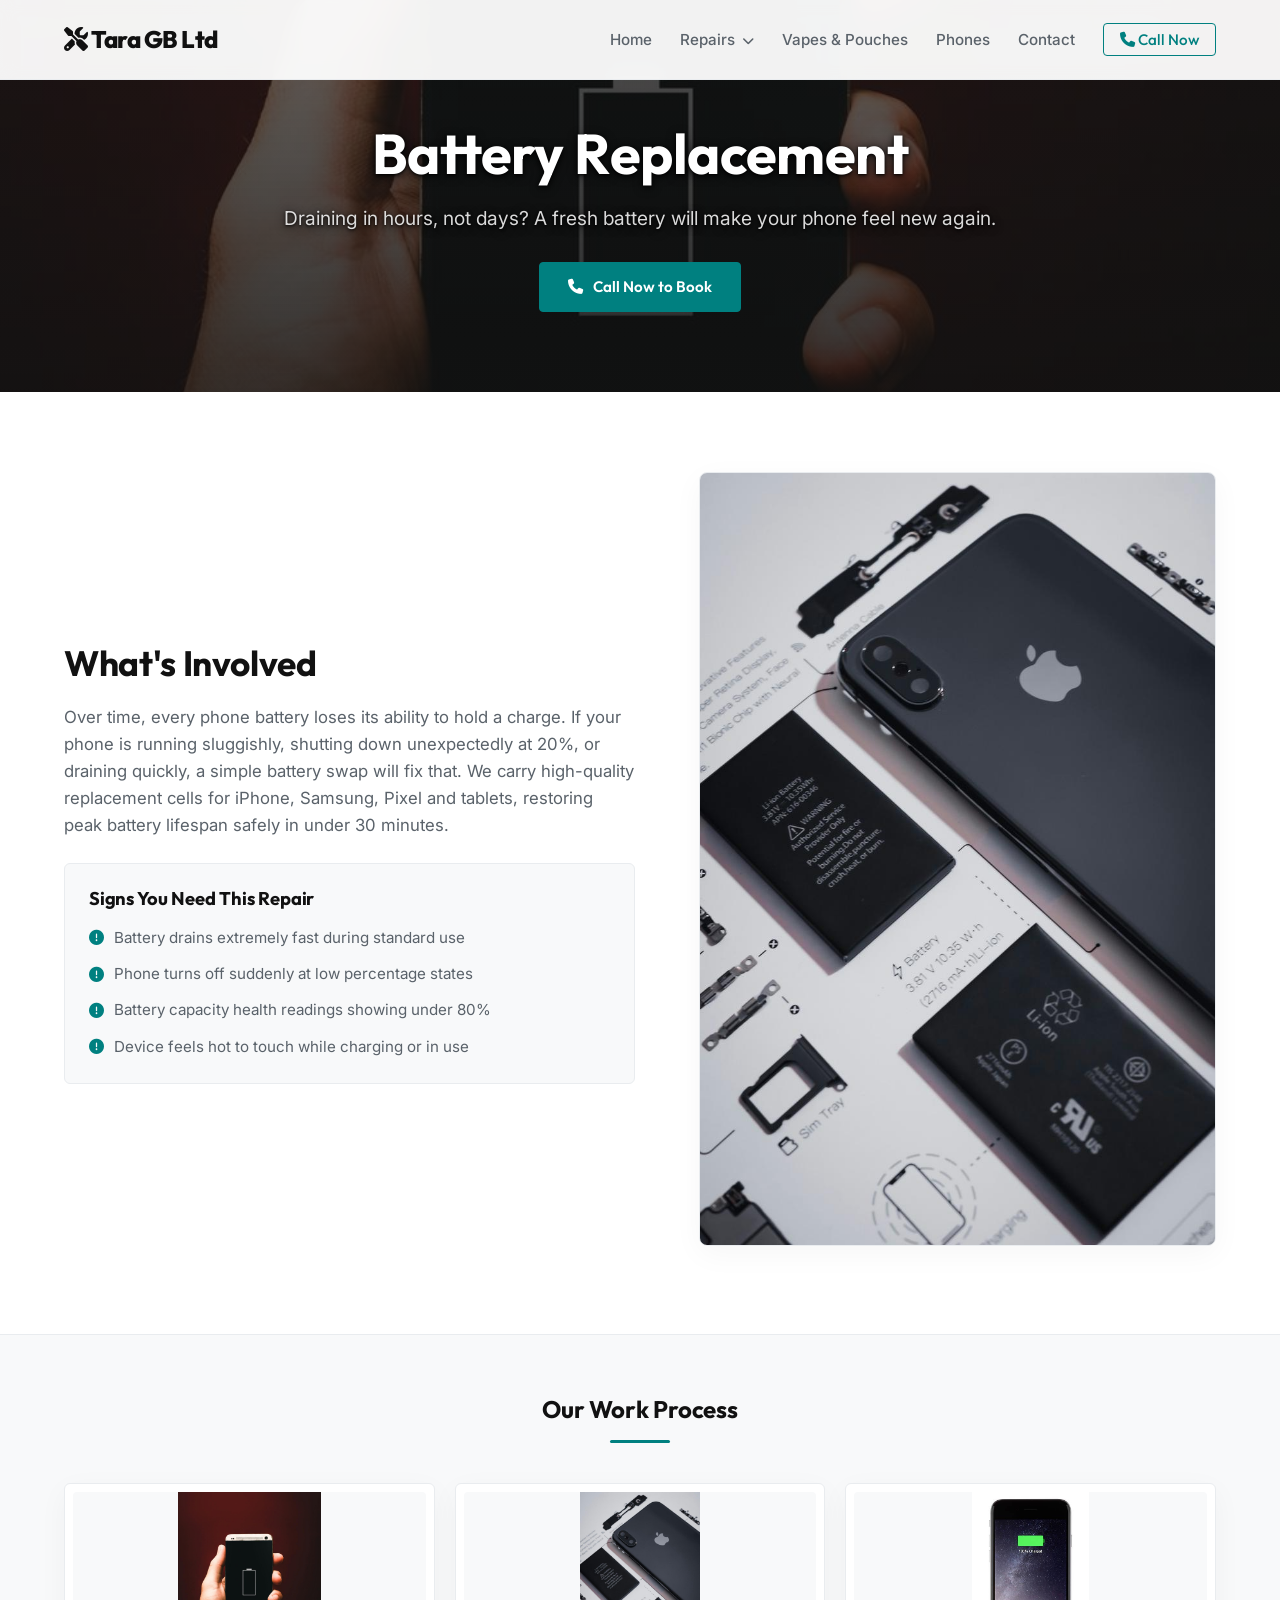
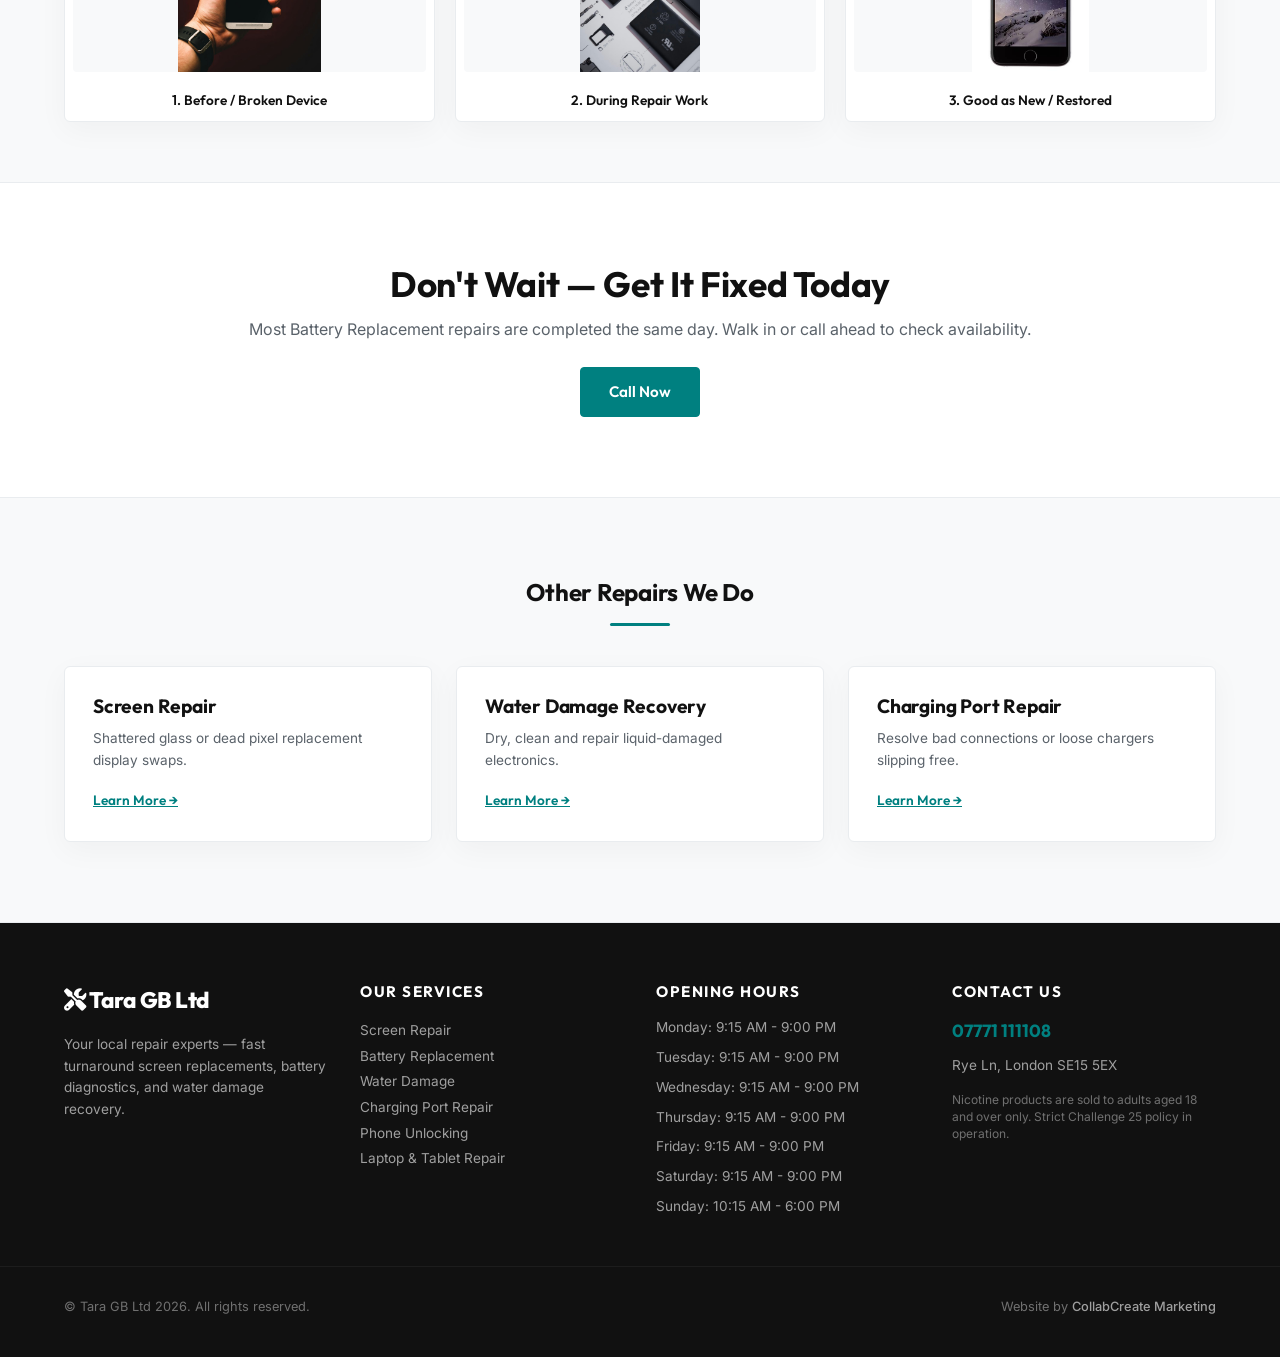
<file: battery-replacement.html>
<!DOCTYPE html>
<html lang="en">
<head>
    <meta charset="UTF-8">
    <meta name="viewport" content="width=device-width, initial-scale=1.0">
    <title>Battery Replacement Repairs | Tara GB Ltd Peckham Rye, London</title>
    <link rel="stylesheet" href="styles.css">
    <link href="https://fonts.googleapis.com/css2?family=Inter:wght@300;400;500;600;700&family=Outfit:wght@400;500;600;700;800&display=swap" rel="stylesheet">
    <link rel="stylesheet" href="https://cdnjs.cloudflare.com/ajax/libs/font-awesome/6.4.0/css/all.min.css">
    
    <!-- Open Graph Metadata -->
    <meta property="og:title" content="Battery Replacement Repairs | Tara GB Ltd Peckham Rye, London">
    <meta property="og:description" content="Fast, premium screen repairs, battery replacements, water damage recovery, vapes, pouches, and refurbished phones in Peckham Rye, London.">
    <meta property="og:image" content="https://mowleed2000.github.io/Taragb/storefront.webp">
    <meta property="og:url" content="https://mowleed2000.github.io/Taragb/battery-replacement.html">
    <meta property="og:type" content="website">

    <!-- Microsoft Clarity Tracking Code -->
    <script type="text/javascript">
        (function(c,l,a,r,i,t,y){
            c[a]=c[a]||function(){(c[a].q=c[a].q||[]).push(arguments)};
            t=l.createElement(r);t.async=1;t.src="https://www.clarity.ms/tag/"+i;
            y=l.getElementsByTagName(r)[0];y.parentNode.insertBefore(t,y);
        })(window, document, "clarity", "script", "x1smlah9oa");
    </script>
</head>
<body>

    <nav class="navbar">
        <div class="container nav-container">
            <a href="index.html" class="logo"><i class="fa-solid fa-screwdriver-wrench"></i> Tara GB Ltd</a>
            <ul class="nav-links" id="navLinks">
                <li><a href="index.html">Home</a></li>
                <li class="dropdown">
                    <a href="#" class="dropdown-trigger">Repairs <i class="fa-solid fa-chevron-down" style="font-size:0.75rem; margin-left:3px;"></i></a>
                    <ul class="dropdown-menu">
                        <li><a href="screen-repair.html">Screen Repair</a></li>
                        <li><a href="battery-replacement.html">Battery Replacement</a></li>
                        <li><a href="water-damage.html">Water Damage</a></li>
                        <li><a href="charging-port.html">Charging Port Repair</a></li>
                        <li><a href="phone-unlocking.html">Phone Unlocking</a></li>
                        <li><a href="laptop-tablet.html">Laptop &amp; Tablet Repair</a></li>
                    </ul>
                </li>
                <li><a href="vapes-pouches.html">Vapes &amp; Pouches</a></li>
                <li><a href="phones-in-store.html">Phones</a></li>
                <li><a href="contact.html">Contact</a></li>
                
                <li><a href="tel:07771111108" class="btn-nav-cta"><i class="fa-solid fa-phone"></i> Call Now</a></li>
            </ul>
            <div class="hamburger" id="hamburger"><i class="fa-solid fa-bars"></i></div>
        </div>
    </nav>

            <section class="service-hero" style="background-image: linear-gradient(rgba(17, 17, 17, 0.65), rgba(17, 17, 17, 0.85)), url('Battery Replacment page 1.jpg');">
                <div class="container text-center reveal">
                    <h1>Battery Replacement</h1>
                    <p>Draining in hours, not days? A fresh battery will make your phone feel new again.</p>
                    <a href="tel:07771111108" class="btn btn-primary"><i class="fa-solid fa-phone"></i> Call Now to Book</a>
                </div>
            </section>

            <section class="service-details">
                <div class="container details-grid">
                    <div class="details-text reveal">
                        <h2>What's Involved</h2>
                        <p>Over time, every phone battery loses its ability to hold a charge. If your phone is running sluggishly, shutting down unexpectedly at 20%, or draining quickly, a simple battery swap will fix that. We carry high-quality replacement cells for iPhone, Samsung, Pixel and tablets, restoring peak battery lifespan safely in under 30 minutes.</p>
                        
                        <div class="symptoms-box">
                            <h3>Signs You Need This Repair</h3>
                            <ul class="symptoms-list">
                                <li><i class='fa-solid fa-circle-exclamation'></i> Battery drains extremely fast during standard use</li><li><i class='fa-solid fa-circle-exclamation'></i> Phone turns off suddenly at low percentage states</li><li><i class='fa-solid fa-circle-exclamation'></i> Battery capacity health readings showing under 80%</li><li><i class='fa-solid fa-circle-exclamation'></i> Device feels hot to touch while charging or in use</li>
                            </ul>
                        </div>
                    </div>
                    <div class="details-image reveal">
                        <img src="Battery replacment page 2.jpg" alt="Technician working on device" class="in-process-img">
                    </div>
                </div>
            </section>

            <section class="service-gallery">
                <div class="container">
                    <div class="section-header text-center reveal">
                        <h2>Our Work Process</h2>
                        <div class="accent-divider"></div>
                    </div>
                    <div class="gallery-row battery-gallery reveal">
                        <div class="gallery-item-wrapper" onclick="openLightbox('Battery Replacment page 1.jpg', 'Before / Broken Device')">
                            <img src="Battery Replacment page 1.jpg" alt="Before repair">
                            <span>1. Before / Broken Device</span>
                        </div>
                        <div class="gallery-item-wrapper" onclick="openLightbox('Battery replacment page 2.jpg', 'During Repair Work')">
                            <img src="Battery replacment page 2.jpg" alt="During repair">
                            <span>2. During Repair Work</span>
                        </div>
                        <div class="gallery-item-wrapper" onclick="openLightbox('Battery fixed 100 percent.jpg', 'Good as New / Restored')">
                            <img src="Battery fixed 100 percent.jpg" alt="After repair">
                            <span>3. Good as New / Restored</span>
                        </div>
                    </div>
                </div>
            </section>

            <section class="service-cta text-center reveal">
                <div class="container">
                    <h2>Don't Wait — Get It Fixed Today</h2>
                    <p>Most Battery Replacement repairs are completed the same day. Walk in or call ahead to check availability.</p>
                    <a href="tel:07771111108" class="btn btn-primary">Call Now</a>
                </div>
            </section>

            <section class="related-services">
                <div class="container">
                    <div class="section-header text-center reveal">
                        <h2>Other Repairs We Do</h2>
                        <div class="accent-divider"></div>
                    </div>
                    <div class="related-grid reveal">
                        
                <div class="related-card">
                    <h3>Screen Repair</h3>
                    <p>Shattered glass or dead pixel replacement display swaps.</p>
                    <a href="screen-repair.html" class="learn-more">Learn More &rarr;</a>
                </div>
        
                <div class="related-card">
                    <h3>Water Damage Recovery</h3>
                    <p>Dry, clean and repair liquid-damaged electronics.</p>
                    <a href="water-damage.html" class="learn-more">Learn More &rarr;</a>
                </div>
        
                <div class="related-card">
                    <h3>Charging Port Repair</h3>
                    <p>Resolve bad connections or loose chargers slipping free.</p>
                    <a href="charging-port.html" class="learn-more">Learn More &rarr;</a>
                </div>
        
                    </div>
                </div>
            </section>
        
    <!-- Lightbox Modal -->
    <div id="lightboxModal" class="lightbox">
        <span class="lightbox-close" onclick="closeLightbox()">&times;</span>
        <img class="lightbox-content" id="lightboxImg">
        <div id="lightboxCaption" class="lightbox-caption"></div>
    </div>

    <footer class="footer">
        <div class="container footer-grid">
            <div class="footer-brand">
                <a href="index.html" class="footer-logo"><i class="fa-solid fa-screwdriver-wrench"></i> Tara GB Ltd</a>
                <p style="margin-top: 15px; font-size: 0.85rem; line-height: 1.6; color: rgba(255, 255, 255, 0.6);">Your local repair experts — fast turnaround screen replacements, battery diagnostics, and water damage recovery.</p>
                
            </div>
            <div class="footer-links">
                <h4>Our Services</h4>
                <p><a href="screen-repair.html">Screen Repair</a></p>
                <p><a href="battery-replacement.html">Battery Replacement</a></p>
                <p><a href="water-damage.html">Water Damage</a></p>
                <p><a href="charging-port.html">Charging Port Repair</a></p>
                <p><a href="phone-unlocking.html">Phone Unlocking</a></p>
                <p><a href="laptop-tablet.html">Laptop &amp; Tablet Repair</a></p>
            </div>
            <div class="footer-hours">
                <h4>Opening Hours</h4>
                <ul>
                    <li>Monday: 9:15 AM - 9:00 PM</li><li>Tuesday: 9:15 AM - 9:00 PM</li><li>Wednesday: 9:15 AM - 9:00 PM</li><li>Thursday: 9:15 AM - 9:00 PM</li><li>Friday: 9:15 AM - 9:00 PM</li><li>Saturday: 9:15 AM - 9:00 PM</li><li>Sunday: 10:15 AM - 6:00 PM</li>
                </ul>
            </div>
            <div class="footer-contact">
                <h4>Contact Us</h4>
                <p class="phone-num"><a href="tel:07771111108">07771 111108</a></p>
                <p style="margin-top: 10px; font-size: 0.85rem; color: rgba(255, 255, 255, 0.6);">Rye Ln, London SE15 5EX</p>
                <p style="margin-top: 15px; font-size: 0.75rem; color: rgba(255, 255, 255, 0.4); line-height: 1.4;">
                    Nicotine products are sold to adults aged 18 and over only. Strict Challenge 25 policy in operation.
                </p>
            </div>
        </div>
        <div class="footer-bottom">
            <div class="container" style="display: flex; justify-content: space-between; flex-wrap: wrap; gap: 10px; width: 100%;">
                <p>&copy; Tara GB Ltd 2026. All rights reserved.</p>
                <p class="agency-credit">Website by <a href="https://collabcreate.co.uk" target="_blank">CollabCreate Marketing</a></p>
            </div>
        </div>
    </footer>
    <script src="script.js"></script>
</body>
</html>
</file>
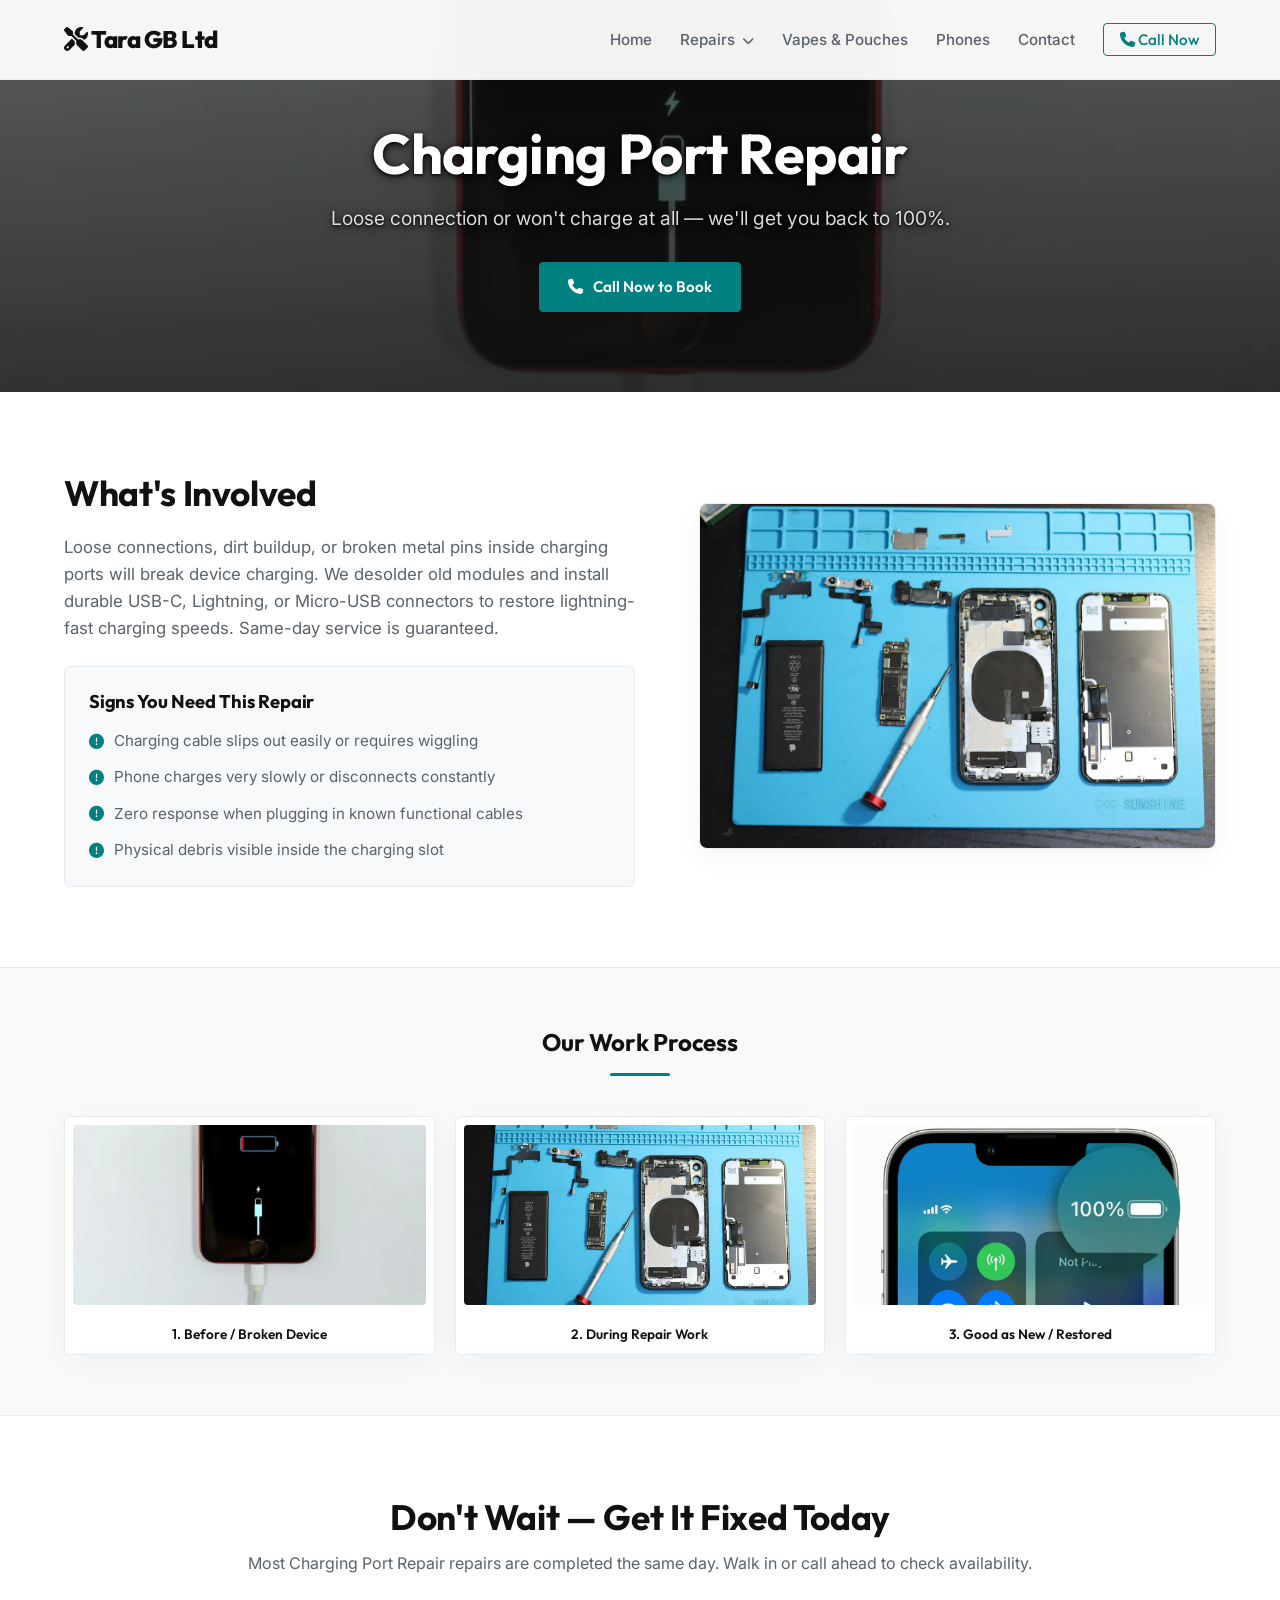
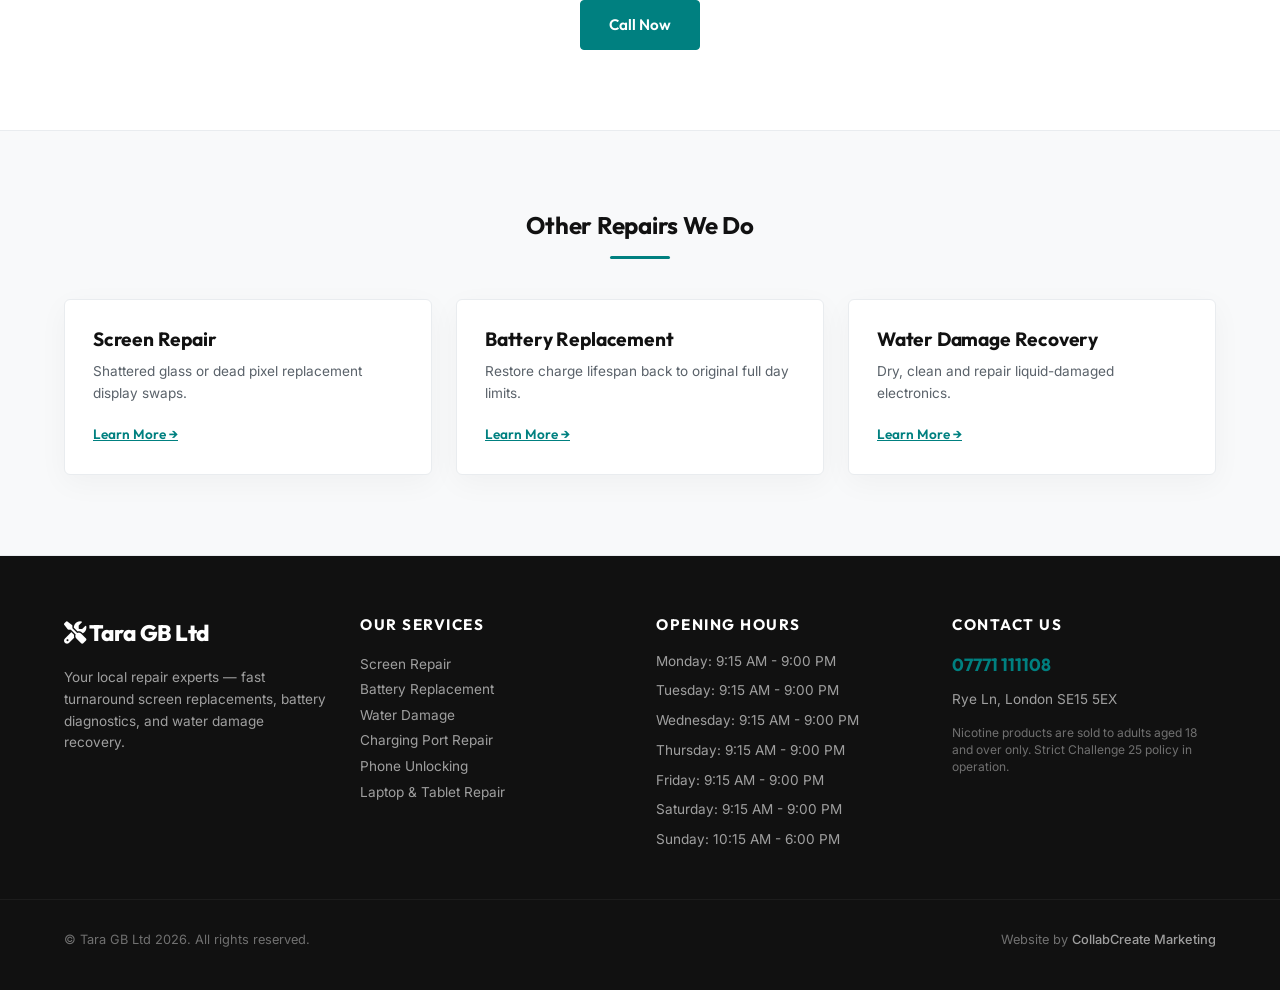
<file: charging-port.html>
<!DOCTYPE html>
<html lang="en">
<head>
    <meta charset="UTF-8">
    <meta name="viewport" content="width=device-width, initial-scale=1.0">
    <title>Charging Port Repair Repairs | Tara GB Ltd Peckham Rye, London</title>
    <link rel="stylesheet" href="styles.css">
    <link href="https://fonts.googleapis.com/css2?family=Inter:wght@300;400;500;600;700&family=Outfit:wght@400;500;600;700;800&display=swap" rel="stylesheet">
    <link rel="stylesheet" href="https://cdnjs.cloudflare.com/ajax/libs/font-awesome/6.4.0/css/all.min.css">
    
    <!-- Open Graph Metadata -->
    <meta property="og:title" content="Charging Port Repair Repairs | Tara GB Ltd Peckham Rye, London">
    <meta property="og:description" content="Fast, premium screen repairs, battery replacements, water damage recovery, vapes, pouches, and refurbished phones in Peckham Rye, London.">
    <meta property="og:image" content="https://mowleed2000.github.io/Taragb/storefront.webp">
    <meta property="og:url" content="https://mowleed2000.github.io/Taragb/charging-port.html">
    <meta property="og:type" content="website">

    <!-- Microsoft Clarity Tracking Code -->
    <script type="text/javascript">
        (function(c,l,a,r,i,t,y){
            c[a]=c[a]||function(){(c[a].q=c[a].q||[]).push(arguments)};
            t=l.createElement(r);t.async=1;t.src="https://www.clarity.ms/tag/"+i;
            y=l.getElementsByTagName(r)[0];y.parentNode.insertBefore(t,y);
        })(window, document, "clarity", "script", "x1smlah9oa");
    </script>
</head>
<body>

    <nav class="navbar">
        <div class="container nav-container">
            <a href="index.html" class="logo"><i class="fa-solid fa-screwdriver-wrench"></i> Tara GB Ltd</a>
            <ul class="nav-links" id="navLinks">
                <li><a href="index.html">Home</a></li>
                <li class="dropdown">
                    <a href="#" class="dropdown-trigger">Repairs <i class="fa-solid fa-chevron-down" style="font-size:0.75rem; margin-left:3px;"></i></a>
                    <ul class="dropdown-menu">
                        <li><a href="screen-repair.html">Screen Repair</a></li>
                        <li><a href="battery-replacement.html">Battery Replacement</a></li>
                        <li><a href="water-damage.html">Water Damage</a></li>
                        <li><a href="charging-port.html">Charging Port Repair</a></li>
                        <li><a href="phone-unlocking.html">Phone Unlocking</a></li>
                        <li><a href="laptop-tablet.html">Laptop &amp; Tablet Repair</a></li>
                    </ul>
                </li>
                <li><a href="vapes-pouches.html">Vapes &amp; Pouches</a></li>
                <li><a href="phones-in-store.html">Phones</a></li>
                <li><a href="contact.html">Contact</a></li>
                
                <li><a href="tel:07771111108" class="btn-nav-cta"><i class="fa-solid fa-phone"></i> Call Now</a></li>
            </ul>
            <div class="hamburger" id="hamburger"><i class="fa-solid fa-bars"></i></div>
        </div>
    </nav>

            <section class="service-hero" style="background-image: linear-gradient(rgba(17, 17, 17, 0.65), rgba(17, 17, 17, 0.85)), url('Charger port broken image 1.webp');">
                <div class="container text-center reveal">
                    <h1>Charging Port Repair</h1>
                    <p>Loose connection or won't charge at all — we'll get you back to 100%.</p>
                    <a href="tel:07771111108" class="btn btn-primary"><i class="fa-solid fa-phone"></i> Call Now to Book</a>
                </div>
            </section>

            <section class="service-details">
                <div class="container details-grid">
                    <div class="details-text reveal">
                        <h2>What's Involved</h2>
                        <p>Loose connections, dirt buildup, or broken metal pins inside charging ports will break device charging. We desolder old modules and install durable USB-C, Lightning, or Micro-USB connectors to restore lightning-fast charging speeds. Same-day service is guaranteed.</p>
                        
                        <div class="symptoms-box">
                            <h3>Signs You Need This Repair</h3>
                            <ul class="symptoms-list">
                                <li><i class='fa-solid fa-circle-exclamation'></i> Charging cable slips out easily or requires wiggling</li><li><i class='fa-solid fa-circle-exclamation'></i> Phone charges very slowly or disconnects constantly</li><li><i class='fa-solid fa-circle-exclamation'></i> Zero response when plugging in known functional cables</li><li><i class='fa-solid fa-circle-exclamation'></i> Physical debris visible inside the charging slot</li>
                            </ul>
                        </div>
                    </div>
                    <div class="details-image reveal">
                        <img src="Charger port being fixed.jpg" alt="Technician working on device" class="in-process-img">
                    </div>
                </div>
            </section>

            <section class="service-gallery">
                <div class="container">
                    <div class="section-header text-center reveal">
                        <h2>Our Work Process</h2>
                        <div class="accent-divider"></div>
                    </div>
                    <div class="gallery-row reveal">
                        <div class="gallery-item-wrapper" onclick="openLightbox('Charger port broken image 1.webp', 'Before / Broken Device')">
                            <img src="Charger port broken image 1.webp" alt="Before repair">
                            <span>1. Before / Broken Device</span>
                        </div>
                        <div class="gallery-item-wrapper" onclick="openLightbox('Charger port being fixed.jpg', 'During Repair Work')">
                            <img src="Charger port being fixed.jpg" alt="During repair">
                            <span>2. During Repair Work</span>
                        </div>
                        <div class="gallery-item-wrapper" onclick="openLightbox('Charger port fixed.webp', 'Good as New / Restored')">
                            <img src="Charger port fixed.webp" alt="After repair">
                            <span>3. Good as New / Restored</span>
                        </div>
                    </div>
                </div>
            </section>

            <section class="service-cta text-center reveal">
                <div class="container">
                    <h2>Don't Wait — Get It Fixed Today</h2>
                    <p>Most Charging Port Repair repairs are completed the same day. Walk in or call ahead to check availability.</p>
                    <a href="tel:07771111108" class="btn btn-primary">Call Now</a>
                </div>
            </section>

            <section class="related-services">
                <div class="container">
                    <div class="section-header text-center reveal">
                        <h2>Other Repairs We Do</h2>
                        <div class="accent-divider"></div>
                    </div>
                    <div class="related-grid reveal">
                        
                <div class="related-card">
                    <h3>Screen Repair</h3>
                    <p>Shattered glass or dead pixel replacement display swaps.</p>
                    <a href="screen-repair.html" class="learn-more">Learn More &rarr;</a>
                </div>
        
                <div class="related-card">
                    <h3>Battery Replacement</h3>
                    <p>Restore charge lifespan back to original full day limits.</p>
                    <a href="battery-replacement.html" class="learn-more">Learn More &rarr;</a>
                </div>
        
                <div class="related-card">
                    <h3>Water Damage Recovery</h3>
                    <p>Dry, clean and repair liquid-damaged electronics.</p>
                    <a href="water-damage.html" class="learn-more">Learn More &rarr;</a>
                </div>
        
                    </div>
                </div>
            </section>
        
    <!-- Lightbox Modal -->
    <div id="lightboxModal" class="lightbox">
        <span class="lightbox-close" onclick="closeLightbox()">&times;</span>
        <img class="lightbox-content" id="lightboxImg">
        <div id="lightboxCaption" class="lightbox-caption"></div>
    </div>

    <footer class="footer">
        <div class="container footer-grid">
            <div class="footer-brand">
                <a href="index.html" class="footer-logo"><i class="fa-solid fa-screwdriver-wrench"></i> Tara GB Ltd</a>
                <p style="margin-top: 15px; font-size: 0.85rem; line-height: 1.6; color: rgba(255, 255, 255, 0.6);">Your local repair experts — fast turnaround screen replacements, battery diagnostics, and water damage recovery.</p>
                
            </div>
            <div class="footer-links">
                <h4>Our Services</h4>
                <p><a href="screen-repair.html">Screen Repair</a></p>
                <p><a href="battery-replacement.html">Battery Replacement</a></p>
                <p><a href="water-damage.html">Water Damage</a></p>
                <p><a href="charging-port.html">Charging Port Repair</a></p>
                <p><a href="phone-unlocking.html">Phone Unlocking</a></p>
                <p><a href="laptop-tablet.html">Laptop &amp; Tablet Repair</a></p>
            </div>
            <div class="footer-hours">
                <h4>Opening Hours</h4>
                <ul>
                    <li>Monday: 9:15 AM - 9:00 PM</li><li>Tuesday: 9:15 AM - 9:00 PM</li><li>Wednesday: 9:15 AM - 9:00 PM</li><li>Thursday: 9:15 AM - 9:00 PM</li><li>Friday: 9:15 AM - 9:00 PM</li><li>Saturday: 9:15 AM - 9:00 PM</li><li>Sunday: 10:15 AM - 6:00 PM</li>
                </ul>
            </div>
            <div class="footer-contact">
                <h4>Contact Us</h4>
                <p class="phone-num"><a href="tel:07771111108">07771 111108</a></p>
                <p style="margin-top: 10px; font-size: 0.85rem; color: rgba(255, 255, 255, 0.6);">Rye Ln, London SE15 5EX</p>
                <p style="margin-top: 15px; font-size: 0.75rem; color: rgba(255, 255, 255, 0.4); line-height: 1.4;">
                    Nicotine products are sold to adults aged 18 and over only. Strict Challenge 25 policy in operation.
                </p>
            </div>
        </div>
        <div class="footer-bottom">
            <div class="container" style="display: flex; justify-content: space-between; flex-wrap: wrap; gap: 10px; width: 100%;">
                <p>&copy; Tara GB Ltd 2026. All rights reserved.</p>
                <p class="agency-credit">Website by <a href="https://collabcreate.co.uk" target="_blank">CollabCreate Marketing</a></p>
            </div>
        </div>
    </footer>
    <script src="script.js"></script>
</body>
</html>
</file>
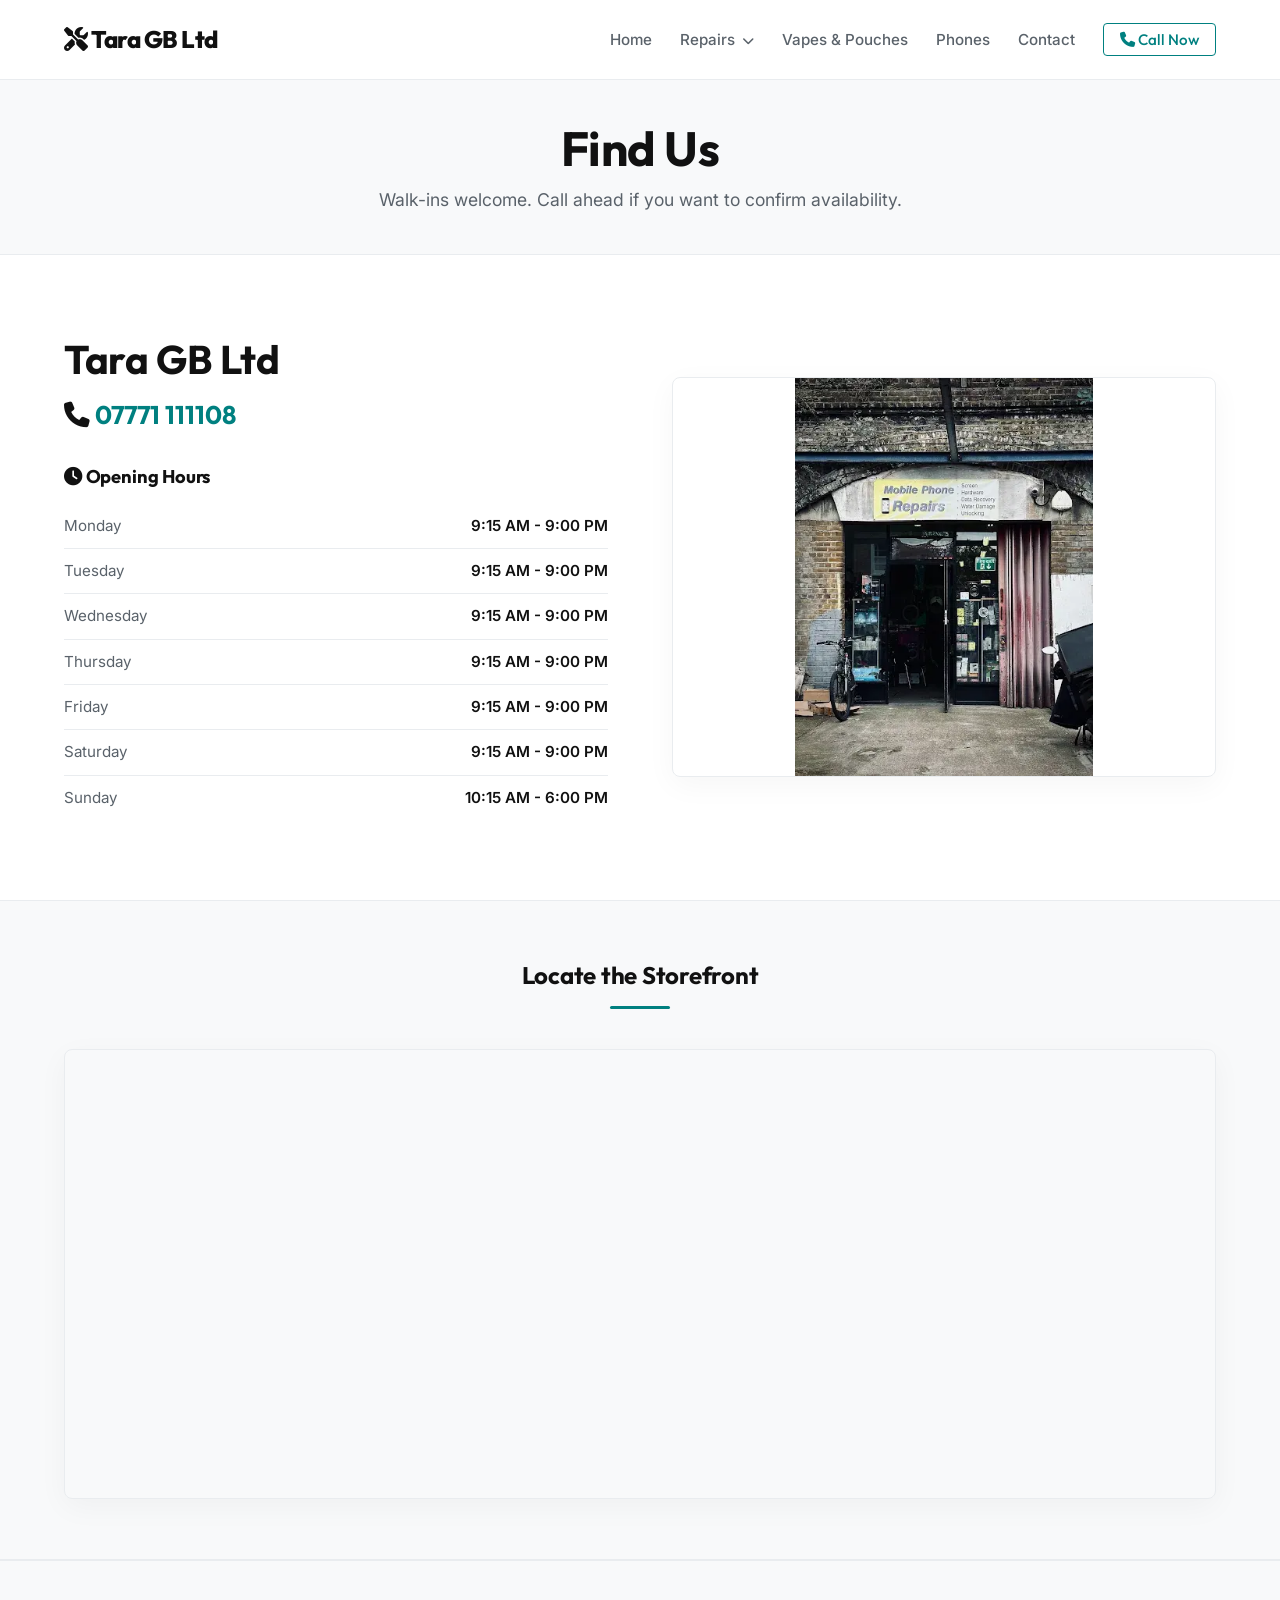
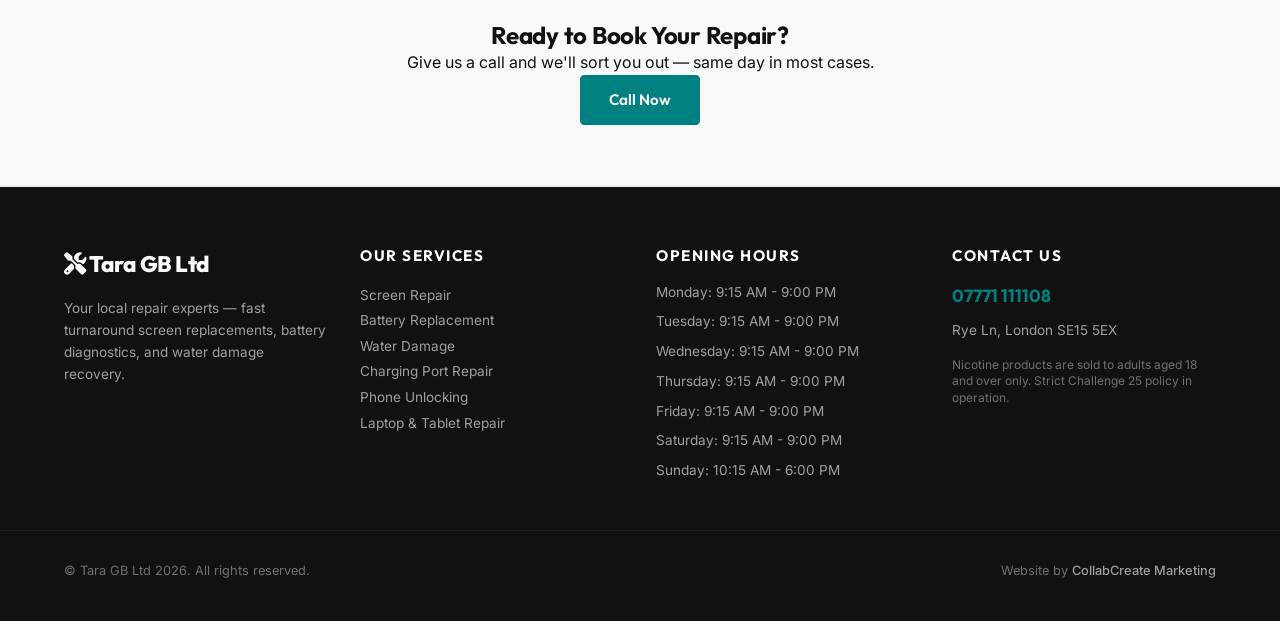
<file: contact.html>
<!DOCTYPE html>
<html lang="en">
<head>
    <meta charset="UTF-8">
    <meta name="viewport" content="width=device-width, initial-scale=1.0">
    <title>Contact Us | Tara GB Ltd Peckham Rye, London</title>
    <link rel="stylesheet" href="styles.css">
    <link href="https://fonts.googleapis.com/css2?family=Inter:wght@300;400;500;600;700&family=Outfit:wght@400;500;600;700;800&display=swap" rel="stylesheet">
    <link rel="stylesheet" href="https://cdnjs.cloudflare.com/ajax/libs/font-awesome/6.4.0/css/all.min.css">
    
    <!-- Open Graph Metadata -->
    <meta property="og:title" content="Contact Us | Tara GB Ltd Peckham Rye, London">
    <meta property="og:description" content="Fast, premium screen repairs, battery replacements, water damage recovery, vapes, pouches, and refurbished phones in Peckham Rye, London.">
    <meta property="og:image" content="https://mowleed2000.github.io/Taragb/storefront.webp">
    <meta property="og:url" content="https://mowleed2000.github.io/Taragb/contact.html">
    <meta property="og:type" content="website">

    <!-- Microsoft Clarity Tracking Code -->
    <script type="text/javascript">
        (function(c,l,a,r,i,t,y){
            c[a]=c[a]||function(){(c[a].q=c[a].q||[]).push(arguments)};
            t=l.createElement(r);t.async=1;t.src="https://www.clarity.ms/tag/"+i;
            y=l.getElementsByTagName(r)[0];y.parentNode.insertBefore(t,y);
        })(window, document, "clarity", "script", "x1smlah9oa");
    </script>
</head>
<body>

    <nav class="navbar">
        <div class="container nav-container">
            <a href="index.html" class="logo"><i class="fa-solid fa-screwdriver-wrench"></i> Tara GB Ltd</a>
            <ul class="nav-links" id="navLinks">
                <li><a href="index.html">Home</a></li>
                <li class="dropdown">
                    <a href="#" class="dropdown-trigger">Repairs <i class="fa-solid fa-chevron-down" style="font-size:0.75rem; margin-left:3px;"></i></a>
                    <ul class="dropdown-menu">
                        <li><a href="screen-repair.html">Screen Repair</a></li>
                        <li><a href="battery-replacement.html">Battery Replacement</a></li>
                        <li><a href="water-damage.html">Water Damage</a></li>
                        <li><a href="charging-port.html">Charging Port Repair</a></li>
                        <li><a href="phone-unlocking.html">Phone Unlocking</a></li>
                        <li><a href="laptop-tablet.html">Laptop &amp; Tablet Repair</a></li>
                    </ul>
                </li>
                <li><a href="vapes-pouches.html">Vapes &amp; Pouches</a></li>
                <li><a href="phones-in-store.html">Phones</a></li>
                <li><a href="contact.html">Contact</a></li>
                
                <li><a href="tel:07771111108" class="btn-nav-cta"><i class="fa-solid fa-phone"></i> Call Now</a></li>
            </ul>
            <div class="hamburger" id="hamburger"><i class="fa-solid fa-bars"></i></div>
        </div>
    </nav>

    <!-- Page Hero -->
    <section class="page-hero text-center reveal">
        <div class="container">
            <h1>Find Us</h1>
            <p>Walk-ins welcome. Call ahead if you want to confirm availability.</p>
        </div>
    </section>

    <!-- Info Column Section -->
    <section class="contact-details-section">
        <div class="container contact-grid-page">
            <div class="contact-left-info reveal">
                <h2>Tara GB Ltd</h2>
                <p class="phone-large"><i class="fa-solid fa-phone"></i> <a href="tel:07771111108">07771 111108</a></p>
                
                <div class="hours-box">
                    <h3><i class="fa-solid fa-clock"></i> Opening Hours</h3>
                    <table class="contact-hours-table">
                        <tbody>
                            <tr><td>Monday</td><td>9:15 AM - 9:00 PM</td></tr><tr><td>Tuesday</td><td>9:15 AM - 9:00 PM</td></tr><tr><td>Wednesday</td><td>9:15 AM - 9:00 PM</td></tr><tr><td>Thursday</td><td>9:15 AM - 9:00 PM</td></tr><tr><td>Friday</td><td>9:15 AM - 9:00 PM</td></tr><tr><td>Saturday</td><td>9:15 AM - 9:00 PM</td></tr><tr><td>Sunday</td><td>10:15 AM - 6:00 PM</td></tr>
                        </tbody>
                    </table>
                </div>
            </div>
            
            <div class="contact-right-visual reveal">
                <div class="exterior-img-container">
                    <img src="storefront.webp" alt="Tara GB Ltd Storefront Exterior" class="exterior-img-style">
                </div>
            </div>
        </div>
    </section>

    <!-- Google Map Section -->
    <section class="map-section reveal">
        <div class="container">
            <div class="section-header text-center">
                <h2>Locate the Storefront</h2>
                <div class="accent-divider"></div>
            </div>
            <div class="contact-map-wrapper">
                <iframe 
                    src="https://maps.google.com/maps?q=Rye%20Ln,%20London%20SE15%205EX&t=&z=16&ie=UTF8&iwloc=&output=embed" 
                    width="100%" 
                    height="450" 
                    style="border:0; border-radius: 8px;" 
                    allowfullscreen="" 
                    loading="lazy" 
                    referrerpolicy="no-referrer-when-downgrade">
                </iframe>
            </div>
        </div>
    </section>

    

    <!-- CTA Section -->
    <section class="contact-cta text-center reveal">
        <div class="container">
            <h2>Ready to Book Your Repair?</h2>
            <p>Give us a call and we'll sort you out — same day in most cases.</p>
            <a href="tel:07771111108" class="btn btn-primary">Call Now</a>
        </div>
    </section>

    <!-- Lightbox Modal -->
    <div id="lightboxModal" class="lightbox">
        <span class="lightbox-close" onclick="closeLightbox()">&times;</span>
        <img class="lightbox-content" id="lightboxImg">
        <div id="lightboxCaption" class="lightbox-caption"></div>
    </div>

    <footer class="footer">
        <div class="container footer-grid">
            <div class="footer-brand">
                <a href="index.html" class="footer-logo"><i class="fa-solid fa-screwdriver-wrench"></i> Tara GB Ltd</a>
                <p style="margin-top: 15px; font-size: 0.85rem; line-height: 1.6; color: rgba(255, 255, 255, 0.6);">Your local repair experts — fast turnaround screen replacements, battery diagnostics, and water damage recovery.</p>
                
            </div>
            <div class="footer-links">
                <h4>Our Services</h4>
                <p><a href="screen-repair.html">Screen Repair</a></p>
                <p><a href="battery-replacement.html">Battery Replacement</a></p>
                <p><a href="water-damage.html">Water Damage</a></p>
                <p><a href="charging-port.html">Charging Port Repair</a></p>
                <p><a href="phone-unlocking.html">Phone Unlocking</a></p>
                <p><a href="laptop-tablet.html">Laptop &amp; Tablet Repair</a></p>
            </div>
            <div class="footer-hours">
                <h4>Opening Hours</h4>
                <ul>
                    <li>Monday: 9:15 AM - 9:00 PM</li><li>Tuesday: 9:15 AM - 9:00 PM</li><li>Wednesday: 9:15 AM - 9:00 PM</li><li>Thursday: 9:15 AM - 9:00 PM</li><li>Friday: 9:15 AM - 9:00 PM</li><li>Saturday: 9:15 AM - 9:00 PM</li><li>Sunday: 10:15 AM - 6:00 PM</li>
                </ul>
            </div>
            <div class="footer-contact">
                <h4>Contact Us</h4>
                <p class="phone-num"><a href="tel:07771111108">07771 111108</a></p>
                <p style="margin-top: 10px; font-size: 0.85rem; color: rgba(255, 255, 255, 0.6);">Rye Ln, London SE15 5EX</p>
                <p style="margin-top: 15px; font-size: 0.75rem; color: rgba(255, 255, 255, 0.4); line-height: 1.4;">
                    Nicotine products are sold to adults aged 18 and over only. Strict Challenge 25 policy in operation.
                </p>
            </div>
        </div>
        <div class="footer-bottom">
            <div class="container" style="display: flex; justify-content: space-between; flex-wrap: wrap; gap: 10px; width: 100%;">
                <p>&copy; Tara GB Ltd 2026. All rights reserved.</p>
                <p class="agency-credit">Website by <a href="https://collabcreate.co.uk" target="_blank">CollabCreate Marketing</a></p>
            </div>
        </div>
    </footer>
    <script src="script.js"></script>
</body>
</html>
</file>
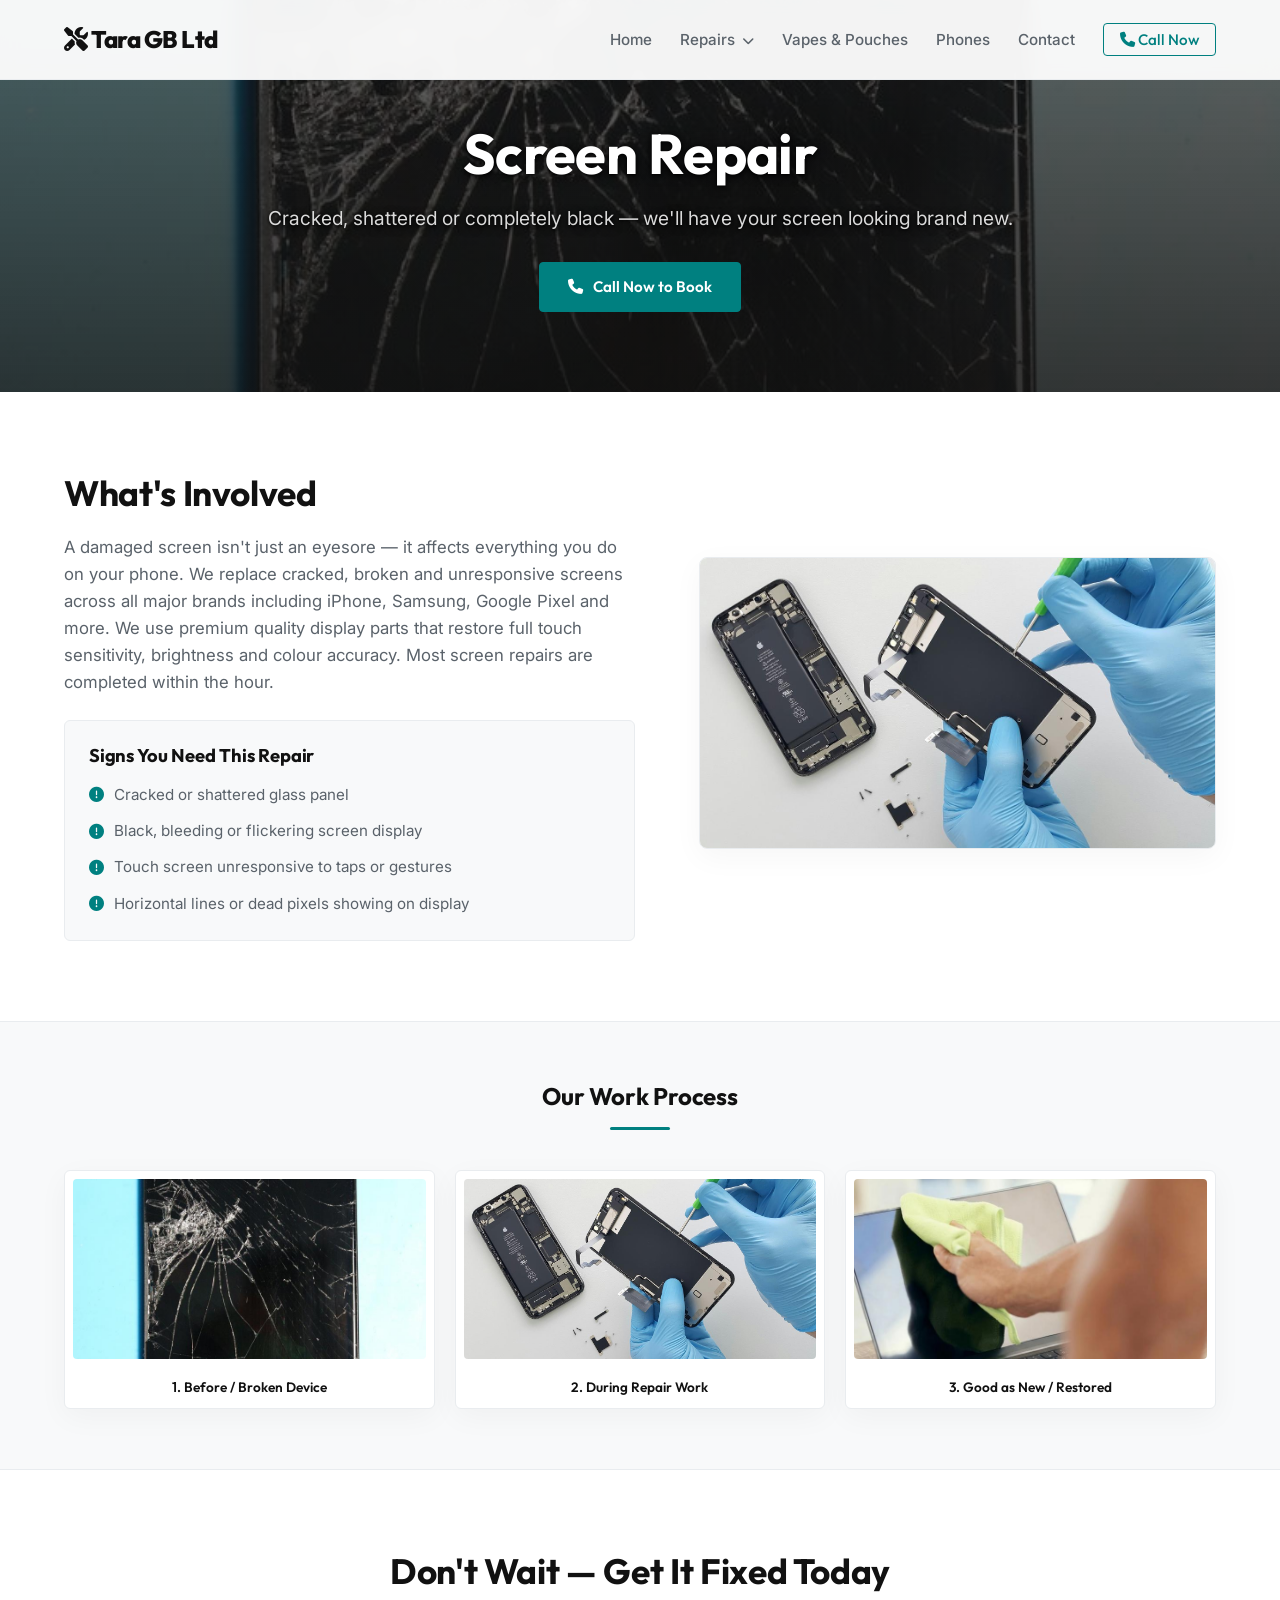
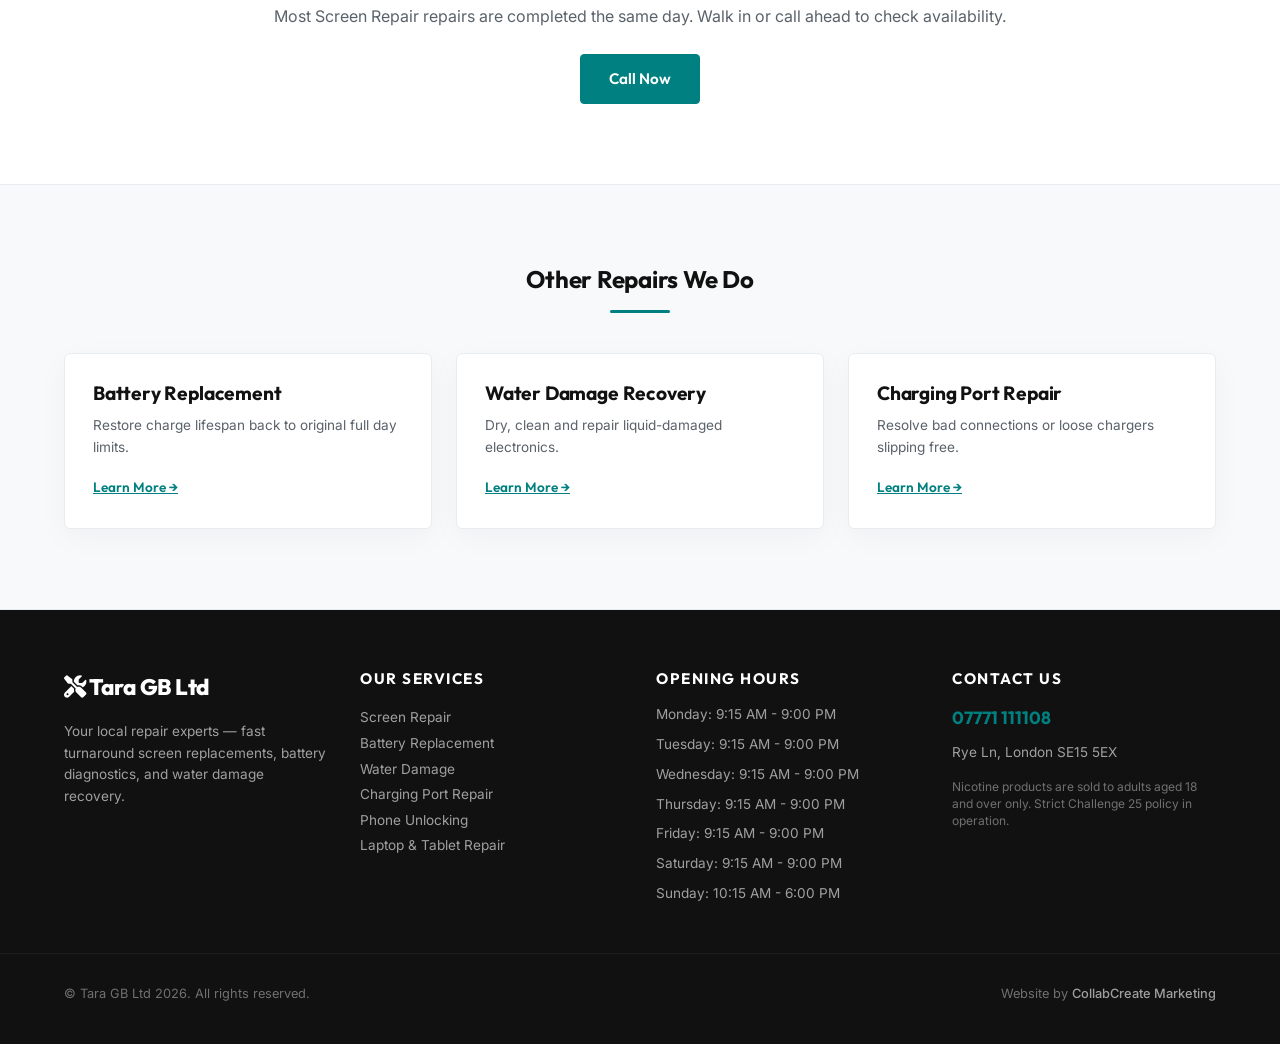
<file: screen-repair.html>
<!DOCTYPE html>
<html lang="en">
<head>
    <meta charset="UTF-8">
    <meta name="viewport" content="width=device-width, initial-scale=1.0">
    <title>Screen Repair Repairs | Tara GB Ltd Peckham Rye, London</title>
    <link rel="stylesheet" href="styles.css">
    <link href="https://fonts.googleapis.com/css2?family=Inter:wght@300;400;500;600;700&family=Outfit:wght@400;500;600;700;800&display=swap" rel="stylesheet">
    <link rel="stylesheet" href="https://cdnjs.cloudflare.com/ajax/libs/font-awesome/6.4.0/css/all.min.css">
    
    <!-- Open Graph Metadata -->
    <meta property="og:title" content="Screen Repair Repairs | Tara GB Ltd Peckham Rye, London">
    <meta property="og:description" content="Fast, premium screen repairs, battery replacements, water damage recovery, vapes, pouches, and refurbished phones in Peckham Rye, London.">
    <meta property="og:image" content="https://mowleed2000.github.io/Taragb/storefront.webp">
    <meta property="og:url" content="https://mowleed2000.github.io/Taragb/screen-repair.html">
    <meta property="og:type" content="website">

    <!-- Microsoft Clarity Tracking Code -->
    <script type="text/javascript">
        (function(c,l,a,r,i,t,y){
            c[a]=c[a]||function(){(c[a].q=c[a].q||[]).push(arguments)};
            t=l.createElement(r);t.async=1;t.src="https://www.clarity.ms/tag/"+i;
            y=l.getElementsByTagName(r)[0];y.parentNode.insertBefore(t,y);
        })(window, document, "clarity", "script", "x1smlah9oa");
    </script>
</head>
<body>

    <nav class="navbar">
        <div class="container nav-container">
            <a href="index.html" class="logo"><i class="fa-solid fa-screwdriver-wrench"></i> Tara GB Ltd</a>
            <ul class="nav-links" id="navLinks">
                <li><a href="index.html">Home</a></li>
                <li class="dropdown">
                    <a href="#" class="dropdown-trigger">Repairs <i class="fa-solid fa-chevron-down" style="font-size:0.75rem; margin-left:3px;"></i></a>
                    <ul class="dropdown-menu">
                        <li><a href="screen-repair.html">Screen Repair</a></li>
                        <li><a href="battery-replacement.html">Battery Replacement</a></li>
                        <li><a href="water-damage.html">Water Damage</a></li>
                        <li><a href="charging-port.html">Charging Port Repair</a></li>
                        <li><a href="phone-unlocking.html">Phone Unlocking</a></li>
                        <li><a href="laptop-tablet.html">Laptop &amp; Tablet Repair</a></li>
                    </ul>
                </li>
                <li><a href="vapes-pouches.html">Vapes &amp; Pouches</a></li>
                <li><a href="phones-in-store.html">Phones</a></li>
                <li><a href="contact.html">Contact</a></li>
                
                <li><a href="tel:07771111108" class="btn-nav-cta"><i class="fa-solid fa-phone"></i> Call Now</a></li>
            </ul>
            <div class="hamburger" id="hamburger"><i class="fa-solid fa-bars"></i></div>
        </div>
    </nav>

            <section class="service-hero" style="background-image: linear-gradient(rgba(17, 17, 17, 0.65), rgba(17, 17, 17, 0.85)), url('Screen broken screen repair page image 1.jpg');">
                <div class="container text-center reveal">
                    <h1>Screen Repair</h1>
                    <p>Cracked, shattered or completely black — we'll have your screen looking brand new.</p>
                    <a href="tel:07771111108" class="btn btn-primary"><i class="fa-solid fa-phone"></i> Call Now to Book</a>
                </div>
            </section>

            <section class="service-details">
                <div class="container details-grid">
                    <div class="details-text reveal">
                        <h2>What's Involved</h2>
                        <p>A damaged screen isn't just an eyesore — it affects everything you do on your phone. We replace cracked, broken and unresponsive screens across all major brands including iPhone, Samsung, Google Pixel and more. We use premium quality display parts that restore full touch sensitivity, brightness and colour accuracy. Most screen repairs are completed within the hour.</p>
                        
                        <div class="symptoms-box">
                            <h3>Signs You Need This Repair</h3>
                            <ul class="symptoms-list">
                                <li><i class='fa-solid fa-circle-exclamation'></i> Cracked or shattered glass panel</li><li><i class='fa-solid fa-circle-exclamation'></i> Black, bleeding or flickering screen display</li><li><i class='fa-solid fa-circle-exclamation'></i> Touch screen unresponsive to taps or gestures</li><li><i class='fa-solid fa-circle-exclamation'></i> Horizontal lines or dead pixels showing on display</li>
                            </ul>
                        </div>
                    </div>
                    <div class="details-image reveal">
                        <img src="Screen being repaired image 2.jpg" alt="Technician working on device" class="in-process-img">
                    </div>
                </div>
            </section>

            <section class="service-gallery">
                <div class="container">
                    <div class="section-header text-center reveal">
                        <h2>Our Work Process</h2>
                        <div class="accent-divider"></div>
                    </div>
                    <div class="gallery-row reveal">
                        <div class="gallery-item-wrapper" onclick="openLightbox('Screen broken screen repair page image 1.jpg', 'Before / Broken Device')">
                            <img src="Screen broken screen repair page image 1.jpg" alt="Before repair">
                            <span>1. Before / Broken Device</span>
                        </div>
                        <div class="gallery-item-wrapper" onclick="openLightbox('Screen being repaired image 2.jpg', 'During Repair Work')">
                            <img src="Screen being repaired image 2.jpg" alt="During repair">
                            <span>2. During Repair Work</span>
                        </div>
                        <div class="gallery-item-wrapper" onclick="openLightbox('Screen fixed image 3.jpg', 'Good as New / Restored')">
                            <img src="Screen fixed image 3.jpg" alt="After repair">
                            <span>3. Good as New / Restored</span>
                        </div>
                    </div>
                </div>
            </section>

            <section class="service-cta text-center reveal">
                <div class="container">
                    <h2>Don't Wait — Get It Fixed Today</h2>
                    <p>Most Screen Repair repairs are completed the same day. Walk in or call ahead to check availability.</p>
                    <a href="tel:07771111108" class="btn btn-primary">Call Now</a>
                </div>
            </section>

            <section class="related-services">
                <div class="container">
                    <div class="section-header text-center reveal">
                        <h2>Other Repairs We Do</h2>
                        <div class="accent-divider"></div>
                    </div>
                    <div class="related-grid reveal">
                        
                <div class="related-card">
                    <h3>Battery Replacement</h3>
                    <p>Restore charge lifespan back to original full day limits.</p>
                    <a href="battery-replacement.html" class="learn-more">Learn More &rarr;</a>
                </div>
        
                <div class="related-card">
                    <h3>Water Damage Recovery</h3>
                    <p>Dry, clean and repair liquid-damaged electronics.</p>
                    <a href="water-damage.html" class="learn-more">Learn More &rarr;</a>
                </div>
        
                <div class="related-card">
                    <h3>Charging Port Repair</h3>
                    <p>Resolve bad connections or loose chargers slipping free.</p>
                    <a href="charging-port.html" class="learn-more">Learn More &rarr;</a>
                </div>
        
                    </div>
                </div>
            </section>
        
    <!-- Lightbox Modal -->
    <div id="lightboxModal" class="lightbox">
        <span class="lightbox-close" onclick="closeLightbox()">&times;</span>
        <img class="lightbox-content" id="lightboxImg">
        <div id="lightboxCaption" class="lightbox-caption"></div>
    </div>

    <footer class="footer">
        <div class="container footer-grid">
            <div class="footer-brand">
                <a href="index.html" class="footer-logo"><i class="fa-solid fa-screwdriver-wrench"></i> Tara GB Ltd</a>
                <p style="margin-top: 15px; font-size: 0.85rem; line-height: 1.6; color: rgba(255, 255, 255, 0.6);">Your local repair experts — fast turnaround screen replacements, battery diagnostics, and water damage recovery.</p>
                
            </div>
            <div class="footer-links">
                <h4>Our Services</h4>
                <p><a href="screen-repair.html">Screen Repair</a></p>
                <p><a href="battery-replacement.html">Battery Replacement</a></p>
                <p><a href="water-damage.html">Water Damage</a></p>
                <p><a href="charging-port.html">Charging Port Repair</a></p>
                <p><a href="phone-unlocking.html">Phone Unlocking</a></p>
                <p><a href="laptop-tablet.html">Laptop &amp; Tablet Repair</a></p>
            </div>
            <div class="footer-hours">
                <h4>Opening Hours</h4>
                <ul>
                    <li>Monday: 9:15 AM - 9:00 PM</li><li>Tuesday: 9:15 AM - 9:00 PM</li><li>Wednesday: 9:15 AM - 9:00 PM</li><li>Thursday: 9:15 AM - 9:00 PM</li><li>Friday: 9:15 AM - 9:00 PM</li><li>Saturday: 9:15 AM - 9:00 PM</li><li>Sunday: 10:15 AM - 6:00 PM</li>
                </ul>
            </div>
            <div class="footer-contact">
                <h4>Contact Us</h4>
                <p class="phone-num"><a href="tel:07771111108">07771 111108</a></p>
                <p style="margin-top: 10px; font-size: 0.85rem; color: rgba(255, 255, 255, 0.6);">Rye Ln, London SE15 5EX</p>
                <p style="margin-top: 15px; font-size: 0.75rem; color: rgba(255, 255, 255, 0.4); line-height: 1.4;">
                    Nicotine products are sold to adults aged 18 and over only. Strict Challenge 25 policy in operation.
                </p>
            </div>
        </div>
        <div class="footer-bottom">
            <div class="container" style="display: flex; justify-content: space-between; flex-wrap: wrap; gap: 10px; width: 100%;">
                <p>&copy; Tara GB Ltd 2026. All rights reserved.</p>
                <p class="agency-credit">Website by <a href="https://collabcreate.co.uk" target="_blank">CollabCreate Marketing</a></p>
            </div>
        </div>
    </footer>
    <script src="script.js"></script>
</body>
</html>
</file>
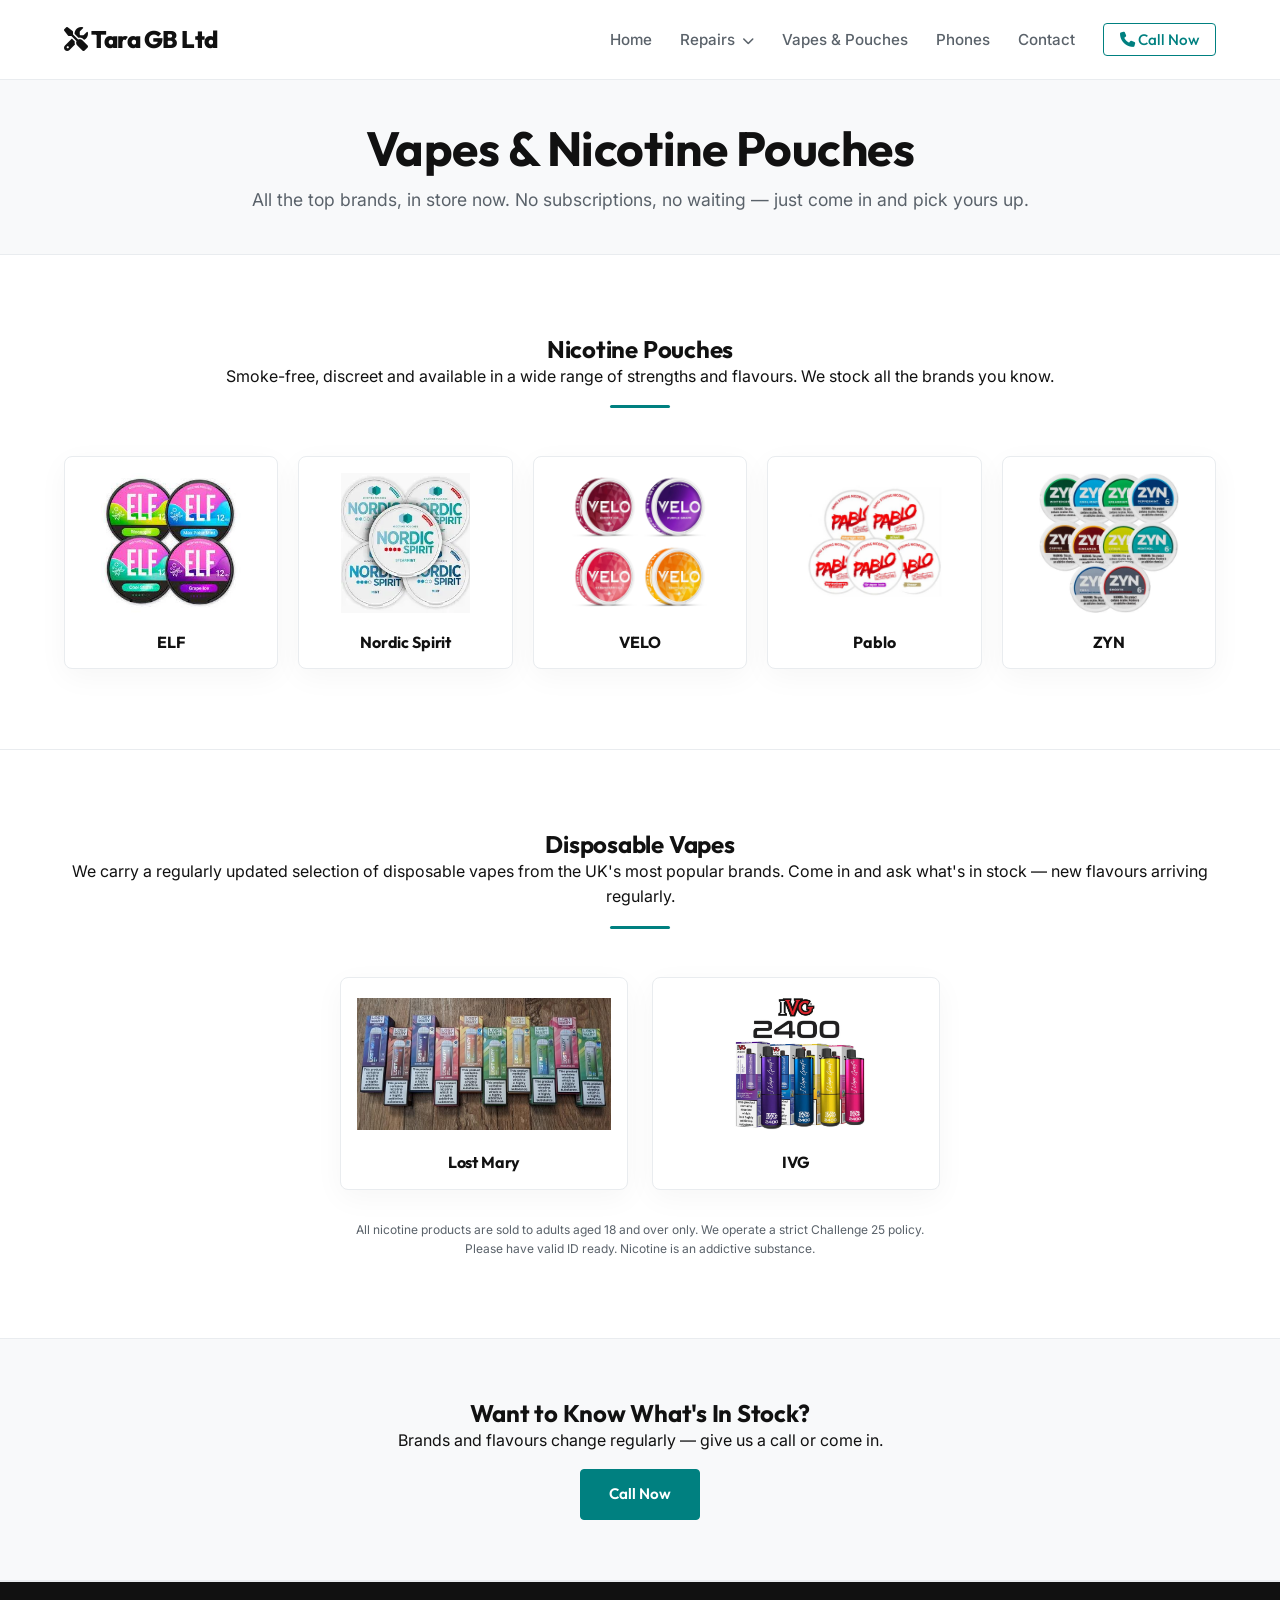
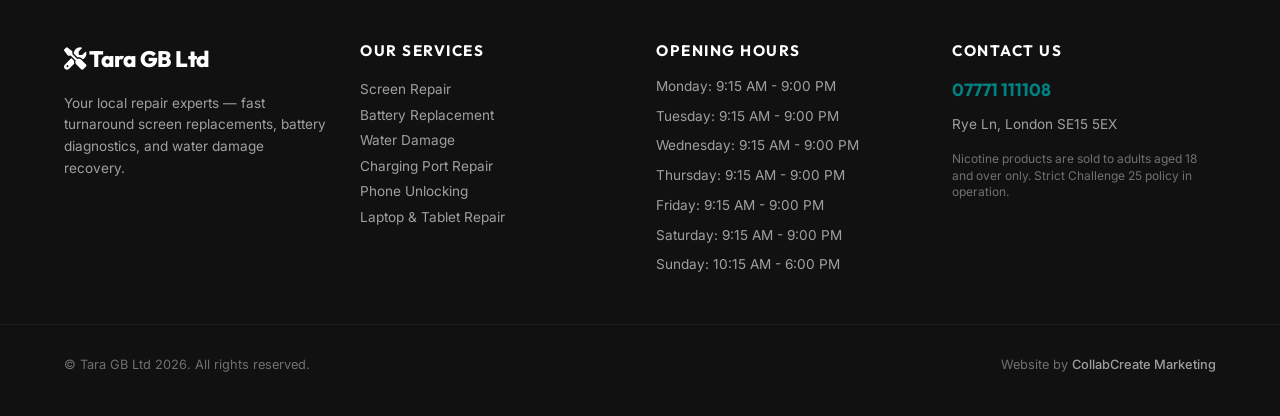
<file: vapes-pouches.html>
<!DOCTYPE html>
<html lang="en">
<head>
    <meta charset="UTF-8">
    <meta name="viewport" content="width=device-width, initial-scale=1.0">
    <title>Vapes & Pouches | Tara GB Ltd Products</title>
    <link rel="stylesheet" href="styles.css">
    <link href="https://fonts.googleapis.com/css2?family=Inter:wght@300;400;500;600;700&family=Outfit:wght@400;500;600;700;800&display=swap" rel="stylesheet">
    <link rel="stylesheet" href="https://cdnjs.cloudflare.com/ajax/libs/font-awesome/6.4.0/css/all.min.css">
    
    <!-- Open Graph Metadata -->
    <meta property="og:title" content="Vapes & Pouches | Tara GB Ltd Products">
    <meta property="og:description" content="Fast, premium screen repairs, battery replacements, water damage recovery, vapes, pouches, and refurbished phones in Peckham Rye, London.">
    <meta property="og:image" content="https://mowleed2000.github.io/Taragb/storefront.webp">
    <meta property="og:url" content="https://mowleed2000.github.io/Taragb/vapes-pouches.html">
    <meta property="og:type" content="website">

    <!-- Microsoft Clarity Tracking Code -->
    <script type="text/javascript">
        (function(c,l,a,r,i,t,y){
            c[a]=c[a]||function(){(c[a].q=c[a].q||[]).push(arguments)};
            t=l.createElement(r);t.async=1;t.src="https://www.clarity.ms/tag/"+i;
            y=l.getElementsByTagName(r)[0];y.parentNode.insertBefore(t,y);
        })(window, document, "clarity", "script", "x1smlah9oa");
    </script>
</head>
<body>

    <nav class="navbar">
        <div class="container nav-container">
            <a href="index.html" class="logo"><i class="fa-solid fa-screwdriver-wrench"></i> Tara GB Ltd</a>
            <ul class="nav-links" id="navLinks">
                <li><a href="index.html">Home</a></li>
                <li class="dropdown">
                    <a href="#" class="dropdown-trigger">Repairs <i class="fa-solid fa-chevron-down" style="font-size:0.75rem; margin-left:3px;"></i></a>
                    <ul class="dropdown-menu">
                        <li><a href="screen-repair.html">Screen Repair</a></li>
                        <li><a href="battery-replacement.html">Battery Replacement</a></li>
                        <li><a href="water-damage.html">Water Damage</a></li>
                        <li><a href="charging-port.html">Charging Port Repair</a></li>
                        <li><a href="phone-unlocking.html">Phone Unlocking</a></li>
                        <li><a href="laptop-tablet.html">Laptop &amp; Tablet Repair</a></li>
                    </ul>
                </li>
                <li><a href="vapes-pouches.html">Vapes &amp; Pouches</a></li>
                <li><a href="phones-in-store.html">Phones</a></li>
                <li><a href="contact.html">Contact</a></li>
                
                <li><a href="tel:07771111108" class="btn-nav-cta"><i class="fa-solid fa-phone"></i> Call Now</a></li>
            </ul>
            <div class="hamburger" id="hamburger"><i class="fa-solid fa-bars"></i></div>
        </div>
    </nav>

    <!-- Page Hero -->
    <section class="page-hero text-center reveal">
        <div class="container">
            <h1>Vapes &amp; Nicotine Pouches</h1>
            <p>All the top brands, in store now. No subscriptions, no waiting — just come in and pick yours up.</p>
        </div>
    </section>

    <!-- Nicotine Pouches Section -->
    <section class="pouches-section">
        <div class="container">
            <div class="section-header text-center reveal">
                <h2>Nicotine Pouches</h2>
                <p>Smoke-free, discreet and available in a wide range of strengths and flavours. We stock all the brands you know.</p>
                <div class="accent-divider"></div>
            </div>
            
            <div class="pouches-grid reveal">
                <div class="brand-card">
                    <img src="Elf reuse.jpg" alt="ELF Nicotine Pouches">
                    <h3>ELF</h3>
                </div>
                <div class="brand-card">
                    <img src="Nordic Reuse.webp" alt="Nordic Spirit">
                    <h3>Nordic Spirit</h3>
                </div>
                <div class="brand-card">
                    <img src="Velo reuse.jpg" alt="VELO">
                    <h3>VELO</h3>
                </div>
                <div class="brand-card">
                    <img src="Pablo reuse.jpg" alt="Pablo">
                    <h3>Pablo</h3>
                </div>
                <div class="brand-card">
                    <img src="ZYN Pouches Reuse.webp" alt="ZYN">
                    <h3>ZYN</h3>
                </div>
            </div>
        </div>
    </section>

    <!-- Vapes Section -->
    <section class="vapes-section">
        <div class="container">
            <div class="section-header text-center reveal">
                <h2>Disposable Vapes</h2>
                <p>We carry a regularly updated selection of disposable vapes from the UK's most popular brands. Come in and ask what's in stock — new flavours arriving regularly.</p>
                <div class="accent-divider"></div>
            </div>
            
            <div class="vapes-grid-two reveal">
                <div class="brand-card-two">
                    <img src="Lost Mary reuse.jpg" alt="Lost Mary Vapes">
                    <h3>Lost Mary</h3>
                </div>
                <div class="brand-card-two">
                    <img src="IVG Reuse 1.jpg" alt="IVG Vapes">
                    <h3>IVG</h3>
                </div>
            </div>
            
            <p class="disclaimer-text text-center reveal" style="max-width: 600px; margin: 30px auto 0;">All nicotine products are sold to adults aged 18 and over only. We operate a strict Challenge 25 policy. Please have valid ID ready. Nicotine is an addictive substance.</p>
        </div>
    </section>

    <!-- CTA Section -->
    <section class="vapes-cta text-center reveal">
        <div class="container">
            <h2>Want to Know What's In Stock?</h2>
            <p>Brands and flavours change regularly — give us a call or come in.</p>
            <a href="tel:07771111108" class="btn btn-primary" style="margin-top: 16px;">Call Now</a>
        </div>
    </section>

    <!-- Lightbox Modal -->
    <div id="lightboxModal" class="lightbox">
        <span class="lightbox-close" onclick="closeLightbox()">&times;</span>
        <img class="lightbox-content" id="lightboxImg">
        <div id="lightboxCaption" class="lightbox-caption"></div>
    </div>

    <footer class="footer">
        <div class="container footer-grid">
            <div class="footer-brand">
                <a href="index.html" class="footer-logo"><i class="fa-solid fa-screwdriver-wrench"></i> Tara GB Ltd</a>
                <p style="margin-top: 15px; font-size: 0.85rem; line-height: 1.6; color: rgba(255, 255, 255, 0.6);">Your local repair experts — fast turnaround screen replacements, battery diagnostics, and water damage recovery.</p>
                
            </div>
            <div class="footer-links">
                <h4>Our Services</h4>
                <p><a href="screen-repair.html">Screen Repair</a></p>
                <p><a href="battery-replacement.html">Battery Replacement</a></p>
                <p><a href="water-damage.html">Water Damage</a></p>
                <p><a href="charging-port.html">Charging Port Repair</a></p>
                <p><a href="phone-unlocking.html">Phone Unlocking</a></p>
                <p><a href="laptop-tablet.html">Laptop &amp; Tablet Repair</a></p>
            </div>
            <div class="footer-hours">
                <h4>Opening Hours</h4>
                <ul>
                    <li>Monday: 9:15 AM - 9:00 PM</li><li>Tuesday: 9:15 AM - 9:00 PM</li><li>Wednesday: 9:15 AM - 9:00 PM</li><li>Thursday: 9:15 AM - 9:00 PM</li><li>Friday: 9:15 AM - 9:00 PM</li><li>Saturday: 9:15 AM - 9:00 PM</li><li>Sunday: 10:15 AM - 6:00 PM</li>
                </ul>
            </div>
            <div class="footer-contact">
                <h4>Contact Us</h4>
                <p class="phone-num"><a href="tel:07771111108">07771 111108</a></p>
                <p style="margin-top: 10px; font-size: 0.85rem; color: rgba(255, 255, 255, 0.6);">Rye Ln, London SE15 5EX</p>
                <p style="margin-top: 15px; font-size: 0.75rem; color: rgba(255, 255, 255, 0.4); line-height: 1.4;">
                    Nicotine products are sold to adults aged 18 and over only. Strict Challenge 25 policy in operation.
                </p>
            </div>
        </div>
        <div class="footer-bottom">
            <div class="container" style="display: flex; justify-content: space-between; flex-wrap: wrap; gap: 10px; width: 100%;">
                <p>&copy; Tara GB Ltd 2026. All rights reserved.</p>
                <p class="agency-credit">Website by <a href="https://collabcreate.co.uk" target="_blank">CollabCreate Marketing</a></p>
            </div>
        </div>
    </footer>
    <script src="script.js"></script>
</body>
</html>
</file>
<file: styles.css>
/* CCM Tech Repair Site Stylesheet */
:root {
    --bg-main: #ffffff;
    --bg-card: #ffffff;
    --bg-alternate: #f8f9fa;
    --text-main: #111111;
    --text-muted: #5a626a;
    --border-color: #e9ecef;
    --primary: #008080;
    --primary-hover: #005a5a;
    --primary-glow: rgba(0, 128, 128, 0.15);
    --shadow: 0 8px 30px rgba(0, 0, 0, 0.04);
    --font-sans: 'Inter', sans-serif;
    --font-heading: 'Outfit', sans-serif;
    --nav-height: 80px;
}

/* Global Reset */
* {
    margin: 0;
    padding: 0;
    box-sizing: border-box;
}

html, body {
    width: 100%;
    overflow-x: hidden;
    background-color: var(--bg-main);
    color: var(--text-main);
    font-family: var(--font-sans);
    line-height: 1.6;
    scroll-behavior: smooth;
}

/* Layout Utilities */
.container {
    max-width: 1200px;
    margin: 0 auto;
    padding: 0 24px;
    width: 100%;
}

.text-center {
    text-align: center;
}

.primary-text {
    color: var(--primary);
}

.accent-divider {
    width: 60px;
    height: 3px;
    background-color: var(--primary);
    margin: 16px auto 0;
    border-radius: 2px;
}

.section-subtitle {
    display: inline-block;
    font-family: var(--font-heading);
    font-size: 0.8rem;
    font-weight: 700;
    text-transform: uppercase;
    letter-spacing: 3px;
    color: var(--primary);
    margin-bottom: 12px;
}

/* Typography */
h1, h2, h3, h4 {
    font-family: var(--font-heading);
    font-weight: 700;
    letter-spacing: -0.01em;
    line-height: 1.2;
}

/* Scroll Animations */
.reveal {
    opacity: 0;
    transform: translateY(30px);
    transition: all 0.8s cubic-bezier(0.16, 1, 0.3, 1);
}

.reveal.active {
    opacity: 1;
    transform: translateY(0);
}

/* Buttons */
.btn {
    display: inline-flex;
    align-items: center;
    justify-content: center;
    gap: 10px;
    padding: 12px 28px;
    font-family: var(--font-heading);
    font-size: 0.95rem;
    font-weight: 600;
    text-decoration: none;
    border-radius: 4px;
    transition: all 0.3s ease;
    cursor: pointer;
    border: none;
}

.btn-primary {
    background-color: var(--primary);
    color: #ffffff;
    border: 1px solid var(--primary);
}

.btn-primary:hover {
    background-color: var(--primary-hover);
    border-color: var(--primary-hover);
    transform: translateY(-2px);
    box-shadow: 0 8px 20px var(--primary-glow);
}

.btn-outline {
    background-color: transparent;
    color: var(--text-main);
    border: 1px solid var(--border-color);
}

.btn-outline:hover {
    background-color: var(--bg-alternate);
    border-color: var(--primary);
    color: var(--primary);
    transform: translateY(-2px);
}

/* Navigation Bar */
.navbar {
    position: fixed;
    top: 0;
    left: 0;
    width: 100%;
    height: var(--nav-height);
    background-color: rgba(255, 255, 255, 0.95);
    backdrop-filter: blur(8px);
    -webkit-backdrop-filter: blur(8px);
    border-bottom: 1px solid var(--border-color);
    z-index: 1000;
    display: flex;
    align-items: center;
}

.nav-container {
    display: flex;
    justify-content: space-between;
    align-items: center;
}

.logo {
    font-family: var(--font-heading);
    font-size: 1.5rem;
    font-weight: 800;
    color: var(--text-main);
    text-decoration: none;
    letter-spacing: -0.5px;
}

.nav-links {
    display: flex;
    align-items: center;
    list-style: none;
    gap: 28px;
}

.nav-links a {
    color: var(--text-muted);
    text-decoration: none;
    font-size: 0.95rem;
    font-weight: 500;
    transition: color 0.3s ease;
}

.nav-links a:hover {
    color: var(--text-main);
}

.btn-nav-cta {
    background-color: transparent;
    color: var(--primary) !important;
    border: 1px solid var(--primary);
    padding: 6px 16px;
    border-radius: 4px;
    font-family: var(--font-heading);
    font-size: 0.85rem;
    font-weight: 600;
    transition: all 0.3s ease;
}

.btn-nav-cta:hover {
    background-color: var(--primary);
    color: #ffffff !important;
}

.hamburger {
    display: none;
    color: var(--text-main);
    font-size: 1.4rem;
    cursor: pointer;
}

/* Dropdown Menu */
.dropdown {
    position: relative;
}

.dropdown-menu {
    display: none;
    position: absolute;
    top: 100%;
    left: 0;
    background-color: var(--bg-card);
    border: 1px solid var(--border-color);
    box-shadow: var(--shadow);
    list-style: none;
    min-width: 220px;
    border-radius: 4px;
    padding: 10px 0;
    z-index: 100;
}

.dropdown-menu li a {
    display: block;
    padding: 10px 20px;
    color: var(--text-main);
    font-size: 0.9rem;
    text-transform: none;
    letter-spacing: normal;
}

.dropdown-menu li a:hover {
    background-color: var(--bg-alternate);
    color: var(--primary);
}

.dropdown:hover .dropdown-menu {
    display: block;
}

/* Hero Section */
.hero {
    padding: calc(var(--nav-height) + 60px) 0 80px;
    background-size: cover;
    background-position: center;
    position: relative;
}

.hero-grid {
    display: grid;
    grid-template-columns: 1.1fr 0.9fr;
    gap: 48px;
    align-items: center;
}

.hero-content .eyebrow {
    font-family: var(--font-heading);
    color: var(--primary);
    font-size: 0.8rem;
    font-weight: 700;
    text-transform: uppercase;
    letter-spacing: 3px;
    margin-bottom: 20px;
    display: block;
}

.hero h1 {
    font-size: 3.8rem;
    margin-bottom: 20px;
    color: var(--text-main);
}

.hero-tagline {
    font-size: 1.15rem;
    color: var(--text-muted);
    margin-bottom: 32px;
}

.hero-btns {
    display: flex;
    gap: 16px;
    margin-bottom: 32px;
}

.walk-ins-tag {
    display: flex;
    flex-wrap: wrap;
    gap: 12px;
}

.badge {
    display: inline-flex;
    align-items: center;
    gap: 6px;
    background-color: var(--bg-alternate);
    border: 1px solid var(--border-color);
    color: var(--text-muted);
    padding: 6px 12px;
    border-radius: 4px;
    font-size: 0.8rem;
    font-weight: 600;
}

.badge i {
    color: var(--primary);
}

.hero-image-wrapper {
    position: relative;
    width: 100%;
}

.hero-image-frame {
    position: relative;
    border: 1px solid var(--border-color);
    padding: 10px;
    border-radius: 8px;
    background-color: var(--bg-card);
    box-shadow: var(--shadow);
    cursor: pointer;
    overflow: hidden;
}

.hero-image {
    width: 100%;
    border-radius: 4px;
    display: block;
    object-fit: cover;
    aspect-ratio: 4/5;
    transition: transform 0.5s ease;
}

.hero-image-frame:hover .hero-image {
    transform: scale(1.02);
}

.frame-overlay {
    position: absolute;
    top: 10px;
    left: 10px;
    right: 10px;
    bottom: 10px;
    background-color: rgba(17, 17, 17, 0.85);
    display: flex;
    flex-direction: column;
    align-items: center;
    justify-content: center;
    gap: 10px;
    color: #ffffff;
    opacity: 0;
    transition: opacity 0.3s ease;
    border-radius: 4px;
}

.hero-image-frame:hover .frame-overlay {
    opacity: 1;
}

.frame-overlay i {
    font-size: 1.8rem;
    color: var(--primary);
}

.frame-overlay span {
    font-family: var(--font-heading);
    font-size: 0.8rem;
    font-weight: 600;
    text-transform: uppercase;
    letter-spacing: 1.5px;
}

/* Services Grid on Home */
.services {
    padding: 80px 0;
    background-color: var(--bg-alternate);
    border-top: 1px solid var(--border-color);
    border-bottom: 1px solid var(--border-color);
}

.services .section-header {
    margin-bottom: 48px;
}

.services .subheading {
    color: var(--text-muted);
    font-size: 1.05rem;
    margin-top: 8px;
}

.services-grid {
    display: grid;
    grid-template-columns: repeat(3, 1fr);
    gap: 24px;
}

.service-card-link {
    text-decoration: none;
}

.service-card {
    height: 280px;
    border-radius: 8px;
    background-size: cover;
    background-position: center;
    position: relative;
    overflow: hidden;
    display: flex;
    align-items: flex-end;
    transition: transform 0.3s ease, box-shadow 0.3s ease;
}

.service-card:hover {
    transform: translateY(-4px);
    box-shadow: 0 12px 30px rgba(0, 0, 0, 0.15);
}

.card-content {
    padding: 24px;
    color: #ffffff;
    width: 100%;
    z-index: 2;
}

.service-card h3 {
    font-size: 1.4rem;
    margin-bottom: 6px;
    color: #ffffff;
}

.service-card p {
    font-size: 0.85rem;
    color: rgba(255, 255, 255, 0.8);
    margin-bottom: 12px;
}

.learn-more {
    font-family: var(--font-heading);
    font-size: 0.85rem;
    font-weight: 600;
    color: var(--primary);
}

/* Why Us Section */
.why-us {
    padding: 80px 0;
}

.why-us-grid {
    display: grid;
    grid-template-columns: repeat(3, 1fr);
    gap: 32px;
    margin-top: 48px;
}

.why-card {
    background-color: var(--bg-card);
    border: 1px solid var(--border-color);
    border-radius: 8px;
    padding: 32px;
    box-shadow: var(--shadow);
}

.why-icon {
    font-size: 2.2rem;
    color: var(--primary);
    margin-bottom: 20px;
}

.why-card h3 {
    font-size: 1.25rem;
    margin-bottom: 12px;
}

.why-card p {
    color: var(--text-muted);
    font-size: 0.9rem;
}

/* Vapes Teaser */
.vapes-teaser {
    padding: 80px 0;
    background-color: var(--bg-alternate);
    border-top: 1px solid var(--border-color);
    border-bottom: 1px solid var(--border-color);
}

.vapes-teaser-grid {
    display: grid;
    grid-template-columns: 1.1fr 0.9fr;
    gap: 48px;
    align-items: center;
}

.vapes-teaser-content h2 {
    font-size: 2.5rem;
    margin-bottom: 16px;
}

.vapes-teaser-content p {
    color: var(--text-muted);
    margin-bottom: 24px;
    font-size: 1.05rem;
}

.disclaimer-text {
    font-size: 0.75rem;
    color: var(--text-muted);
    margin-top: 16px;
}

.vape-brand-anchors {
    display: flex;
    justify-content: center;
    gap: 20px;
}

.teaser-brand-img {
    width: 45%;
    max-width: 180px;
    border-radius: 8px;
    border: 1px solid var(--border-color);
    box-shadow: var(--shadow);
}

/* Phones Teaser */
.phones-teaser {
    padding: 80px 0;
}

.phones-teaser-grid {
    display: grid;
    grid-template-columns: 1fr 1fr;
    gap: 48px;
    align-items: center;
}

.phones-teaser-content h2 {
    font-size: 2.5rem;
    margin-bottom: 16px;
}

.phones-teaser-content p {
    color: var(--text-muted);
    margin-bottom: 24px;
    font-size: 1.05rem;
}

.phone-anchors-grid {
    display: grid;
    grid-template-columns: repeat(3, 1fr);
    gap: 16px;
}

.phone-item-card {
    text-align: center;
    background-color: var(--bg-alternate);
    border: 1px solid var(--border-color);
    padding: 16px;
    border-radius: 8px;
}

.phone-item-card img {
    width: 100%;
    height: auto;
    max-height: 120px;
    object-fit: contain;
    margin-bottom: 10px;
}

.phone-item-card span {
    font-family: var(--font-heading);
    font-size: 0.8rem;
    font-weight: 600;
}

/* Reviews on Home */
.reviews {
    padding: 80px 0;
    background-color: var(--bg-alternate);
    border-top: 1px solid var(--border-color);
    border-bottom: 1px solid var(--border-color);
}

.reviews-grid {
    display: grid;
    grid-template-columns: repeat(3, 1fr);
    gap: 24px;
    margin-top: 40px;
}

.review-card {
    background-color: var(--bg-card);
    border: 1px solid var(--border-color);
    padding: 32px;
    border-radius: 6px;
    box-shadow: var(--shadow);
    display: flex;
    flex-direction: column;
    justify-content: space-between;
}

.review-card .review-text {
    font-style: italic;
    font-size: 0.95rem;
    color: var(--text-muted);
    margin-bottom: 20px;
}

.review-author {
    font-family: var(--font-heading);
    font-weight: 600;
    font-size: 0.85rem;
    display: flex;
    justify-content: space-between;
    align-items: center;
}

.stars {
    color: #ffb400;
    font-size: 0.8rem;
}

/* Final CTA */
.final-cta {
    padding: 100px 0;
    background-size: cover;
    background-position: center;
    color: #ffffff;
}

.final-cta h2 {
    font-size: 3rem;
    margin-bottom: 16px;
    color: #ffffff;
}

.final-cta p {
    font-size: 1.15rem;
    color: rgba(255, 255, 255, 0.85);
    margin-bottom: 30px;
}

.btn-large {
    padding: 14px 40px;
    font-size: 1.1rem;
}

/* Service Page Styling */
.service-hero {
    padding: 120px 0 80px;
    background-size: cover;
    background-position: center;
    color: #ffffff;
}

.phone-unlock-hero {
    background-size: contain !important;
    background-repeat: no-repeat !important;
    background-position: right 10% center !important;
    background-color: #0a0a0a !important;
}

.service-hero h1 {
    font-size: 3.5rem;
    color: #ffffff;
    margin-bottom: 16px;
    text-shadow: 0 2px 10px rgba(0, 0, 0, 0.85), 0 1px 3px rgba(0, 0, 0, 0.9);
}

.service-hero p {
    font-size: 1.2rem;
    color: rgba(255, 255, 255, 0.85);
    margin-bottom: 28px;
    text-shadow: 0 2px 10px rgba(0, 0, 0, 0.85), 0 1px 3px rgba(0, 0, 0, 0.9);
}

.details-grid {
    display: grid;
    grid-template-columns: 1.05fr 0.95fr;
    gap: 64px;
    align-items: center;
}

.service-details {
    padding: 80px 0;
}

.details-text h2 {
    font-size: 2.2rem;
    margin-bottom: 20px;
}

.details-text p {
    color: var(--text-muted);
    font-size: 1.05rem;
    margin-bottom: 24px;
}

.symptoms-box {
    background-color: var(--bg-alternate);
    border: 1px solid var(--border-color);
    padding: 24px;
    border-radius: 6px;
}

.symptoms-box h3 {
    font-size: 1.15rem;
    margin-bottom: 16px;
}

.symptoms-list {
    list-style: none;
    display: flex;
    flex-direction: column;
    gap: 12px;
}

.symptoms-list li {
    font-size: 0.95rem;
    color: var(--text-muted);
    display: flex;
    align-items: center;
    gap: 10px;
}

.symptoms-list li i {
    color: var(--primary);
}

.in-process-img {
    width: 100%;
    border-radius: 8px;
    border: 1px solid var(--border-color);
    box-shadow: var(--shadow);
}

.service-gallery {
    padding: 60px 0;
    background-color: var(--bg-alternate);
    border-top: 1px solid var(--border-color);
    border-bottom: 1px solid var(--border-color);
}

.gallery-row {
    display: grid;
    grid-template-columns: repeat(auto-fit, minmax(250px, 1fr));
    gap: 20px;
    margin-top: 40px;
}

.gallery-item-wrapper {
    background-color: var(--bg-card);
    border: 1px solid var(--border-color);
    border-radius: 6px;
    padding: 8px;
    cursor: pointer;
    text-align: center;
    box-shadow: var(--shadow);
}

.gallery-item-wrapper img {
    width: 100%;
    height: 180px;
    object-fit: cover;
    border-radius: 4px;
    margin-bottom: 8px;
}

.gallery-item-wrapper span {
    font-family: var(--font-heading);
    font-size: 0.85rem;
    font-weight: 600;
}

/* Battery gallery containment (Checklist Issue 6) */
.battery-gallery .gallery-item-wrapper img {
    object-fit: contain !important;
    background-color: var(--bg-alternate);
}

.service-cta {
    padding: 80px 0;
}

.service-cta h2 {
    font-size: 2.2rem;
    margin-bottom: 12px;
}

.service-cta p {
    color: var(--text-muted);
    margin-bottom: 24px;
}

.related-services {
    padding: 80px 0;
    background-color: var(--bg-alternate);
    border-top: 1px solid var(--border-color);
}

.related-grid {
    display: grid;
    grid-template-columns: repeat(3, 1fr);
    gap: 24px;
    margin-top: 40px;
}

.related-card {
    background-color: var(--bg-card);
    border: 1px solid var(--border-color);
    padding: 28px;
    border-radius: 6px;
    box-shadow: var(--shadow);
}

.related-card h3 {
    font-size: 1.2rem;
    margin-bottom: 10px;
}

.related-card p {
    font-size: 0.85rem;
    color: var(--text-muted);
    margin-bottom: 16px;
}

/* Page Hero Template */
.page-hero {
    padding: calc(var(--nav-height) + 40px) 0 40px;
    border-bottom: 1px solid var(--border-color);
    background-color: var(--bg-alternate);
}

.page-hero h1 {
    font-size: 3rem;
    margin-bottom: 8px;
}

.page-hero p {
    font-size: 1.1rem;
    color: var(--text-muted);
}

/* Vapes Page Specific */
.pouches-section, .vapes-section {
    padding: 80px 0;
}

.pouches-section {
    border-bottom: 1px solid var(--border-color);
}

.pouches-grid {
    display: flex;
    flex-wrap: wrap;
    justify-content: center;
    gap: 20px;
    margin-top: 48px;
}

.brand-card {
    flex: 1 1 calc(20% - 16px);
    min-width: 180px;
    max-width: 220px;
}

.vapes-grid-two {
    display: grid;
    grid-template-columns: repeat(2, 1fr);
    gap: 24px;
    max-width: 600px;
    margin: 48px auto 0;
}

.brand-card, .brand-card-two {
    background-color: var(--bg-card);
    border: 1px solid var(--border-color);
    padding: 16px;
    border-radius: 8px;
    text-align: center;
    box-shadow: var(--shadow);
}

.brand-card img, .brand-card-two img {
    width: 100%;
    height: 140px;
    object-fit: contain;
    margin-bottom: 12px;
}

.brand-card h3, .brand-card-two h3 {
    font-size: 1rem;
    font-family: var(--font-heading);
    font-weight: 700;
}

.vapes-cta, .phones-cta, .contact-cta {
    padding: 60px 0;
    background-color: var(--bg-alternate);
    border-top: 1px solid var(--border-color);
    border-bottom: 1px solid var(--border-color);
}

/* Refurbished Phones Page */
.phones-section {
    padding: 80px 0;
}

.intro-paragraph {
    max-width: 700px;
    margin: 0 auto 48px;
    font-size: 1.05rem;
    color: var(--text-muted);
}

.phones-grid {
    display: grid;
    grid-template-columns: repeat(3, 1fr);
    gap: 24px;
}

.phone-product-card {
    background-color: var(--bg-card);
    border: 1px solid var(--border-color);
    padding: 24px;
    border-radius: 8px;
    text-align: center;
    box-shadow: var(--shadow);
}

.phone-product-card img {
    width: 100%;
    height: 180px;
    object-fit: contain;
    margin-bottom: 16px;
}

.phone-product-card h3 {
    font-size: 1.15rem;
    margin-bottom: 8px;
}

.avail-badge {
    display: inline-block;
    font-family: var(--font-heading);
    font-size: 0.75rem;
    font-weight: 700;
    color: var(--primary);
    background-color: var(--primary-glow);
    padding: 4px 12px;
    border-radius: 20px;
}

/* Contact Page Specific */
.contact-details-section {
    padding: 80px 0;
}

.contact-grid-page {
    display: grid;
    grid-template-columns: 1fr 1fr;
    gap: 64px;
    align-items: center;
}

.contact-left-info h2 {
    font-size: 2.5rem;
    margin-bottom: 12px;
}

.phone-large {
    font-family: var(--font-heading);
    font-size: 1.6rem;
    font-weight: 700;
    margin-bottom: 30px;
}

.phone-large a {
    color: var(--primary);
    text-decoration: none;
}

.hours-box h3 {
    font-size: 1.15rem;
    margin-bottom: 16px;
}

.contact-hours-table {
    width: 100%;
    border-collapse: collapse;
}

.contact-hours-table tr {
    border-bottom: 1px solid var(--border-color);
}

.contact-hours-table tr:last-child {
    border-bottom: none;
}

.contact-hours-table td {
    padding: 10px 0;
    font-size: 0.95rem;
    color: var(--text-muted);
}

.contact-hours-table td:last-child {
    text-align: right;
    font-weight: 600;
    color: var(--text-main);
}

.exterior-img-container {
    width: 100%;
}

.exterior-img-style {
    width: 100%;
    max-height: 400px;
    object-fit: contain;
    border-radius: 8px;
    border: 1px solid var(--border-color);
    box-shadow: var(--shadow);
    margin: 0 auto;
    display: block;
}

.map-section {
    padding: 60px 0;
    background-color: var(--bg-alternate);
    border-top: 1px solid var(--border-color);
    border-bottom: 1px solid var(--border-color);
}

.contact-map-wrapper iframe {
    display: block;
    box-shadow: var(--shadow);
    border: 1px solid var(--border-color) !important;
    margin-top: 40px;
}

/* Footer Styling */
.footer {
    padding: 60px 0 40px;
    background-color: #111111;
    color: #ffffff;
    border-top: 1px solid var(--border-color);
}

.footer-grid {
    display: grid;
    grid-template-columns: repeat(4, 1fr);
    gap: 32px;
}

.footer-brand p {
    font-size: 0.85rem;
    color: rgba(255, 255, 255, 0.6);
    margin-top: 12px;
}

.footer-logo {
    font-family: var(--font-heading);
    font-size: 1.4rem;
    font-weight: 800;
    color: #ffffff;
    text-decoration: none;
    letter-spacing: -0.5px;
}

.footer-logo .primary-text {
    color: var(--primary);
}

.footer-links h4, .footer-hours h4, .footer-contact h4 {
    font-size: 0.95rem;
    font-family: var(--font-heading);
    text-transform: uppercase;
    letter-spacing: 1.5px;
    color: #ffffff;
    margin-bottom: 16px;
}

.footer-links p a {
    color: rgba(255, 255, 255, 0.6);
    text-decoration: none;
    font-size: 0.85rem;
    transition: color 0.3s ease;
}

.footer-links p a:hover {
    color: var(--primary);
}

.footer-hours ul {
    list-style: none;
    display: flex;
    flex-direction: column;
    gap: 8px;
    font-size: 0.85rem;
    color: rgba(255, 255, 255, 0.6);
}

.footer-contact p {
    font-size: 0.85rem;
    color: rgba(255, 255, 255, 0.6);
    margin-bottom: 6px;
}

.footer-contact p.phone-num a {
    font-family: var(--font-heading);
    font-weight: 700;
    color: var(--primary);
    font-size: 1.1rem;
    text-decoration: none;
}

.footer-bottom {
    display: flex;
    justify-content: space-between;
    align-items: center;
    border-top: 1px solid rgba(255, 255, 255, 0.05);
    padding-top: 30px;
    margin-top: 48px;
    color: rgba(255, 255, 255, 0.4);
    font-size: 0.8rem;
    flex-wrap: wrap;
    gap: 16px;
}

.agency-credit a {
    color: rgba(255, 255, 255, 0.6);
    text-decoration: none;
    font-weight: 500;
}

.agency-credit a:hover {
    color: var(--primary);
}

/* Lightbox Modal */
.lightbox {
    display: none;
    position: fixed;
    z-index: 2000;
    left: 0;
    top: 0;
    width: 100%;
    height: 100%;
    background-color: rgba(17, 17, 17, 0.95);
    align-items: center;
    justify-content: center;
    flex-direction: column;
}

.lightbox.active {
    display: flex;
    width: 100% !important;
}

.lightbox-content {
    margin: auto;
    display: block;
    max-width: 90%;
    max-height: 80vh;
    border-radius: 8px;
    border: 1px solid var(--border-color);
}

.lightbox-caption {
    margin: 15px auto;
    width: 80%;
    text-align: center;
    color: var(--primary);
    font-family: var(--font-heading);
    font-weight: 600;
    font-size: 1.2rem;
}

.lightbox-close {
    position: absolute;
    top: 24px;
    right: 32px;
    color: #ffffff;
    font-size: 2.5rem;
    font-weight: bold;
    cursor: pointer;
}

.lightbox-close:hover {
    color: var(--primary);
}

/* Responsive Rules (Mobile Optimization Checklist - Issue 3, 5) */
@media (max-width: 992px) {
    h1 { font-size: 2.8rem !important; }
    h2 { font-size: 1.8rem !important; }
    .hero-grid { grid-template-columns: 1fr; text-align: center; }
    .hero-btns { justify-content: center; }
    .walk-ins-tag { justify-content: center; }
    .hero-image-wrapper { max-width: 450px; margin: 0 auto; }
    .services-grid { grid-template-columns: 1fr; }
    .why-us-grid { grid-template-columns: 1fr; gap: 20px; }
    .vapes-teaser-grid, .phones-teaser-grid, .contact-grid-page, .details-grid { grid-template-columns: 1fr; text-align: center; }
    .vape-brand-anchors { justify-content: center; }
    .phone-anchors-grid { max-width: 500px; margin: 0 auto; }
    .reviews-grid, .related-grid, .phones-grid { grid-template-columns: 1fr; }
    .footer-grid { grid-template-columns: repeat(2, 1fr); }
    .brand-card { flex: 1 1 calc(33.33% - 16px); min-width: 180px; max-width: 220px; }
    .exterior-img-style { max-height: 300px; }
}

@media (max-width: 768px) {
    .service-hero h1 { font-size: 2.2rem !important; }
    .page-hero h1 { font-size: 2.2rem !important; }
    .container { padding: 0 20px !important; }
    .hamburger { display: block; }
    .nav-links {
        display: none;
        flex-direction: column;
        position: absolute;
        top: var(--nav-height);
        left: 0;
        right: 0;
        width: 100% !important;
        box-sizing: border-box;
        background-color: rgba(255, 255, 255, 0.98);
        border-bottom: 1px solid var(--border-color);
        padding: 30px;
        gap: 20px;
        align-items: center;
        box-shadow: var(--shadow);
    }
    .nav-links.active { display: flex; }
    .dropdown-menu { 
        position: static; 
        box-shadow: none; 
        border: none; 
        text-align: center; 
        display: none; 
        padding: 10px 0; 
        width: 100%;
        background-color: var(--bg-alternate);
        border-radius: 6px;
    }
    .dropdown {
        width: 100%;
        text-align: center;
    }
    .dropdown-trigger {
        display: block;
        width: 100%;
        text-align: center;
    }
    .dropdown-menu.active {
        display: block !important;
    }
    .dropdown-menu li {
        width: 100%;
        text-align: center;
    }
    .dropdown-menu li a {
        text-align: center !important;
        padding: 12px 20px;
    }
    .dropdown:hover .dropdown-menu { display: none; } /* disable hover on mobile */
    .dropdown.active .dropdown-menu { display: block; }
    .footer-grid { grid-template-columns: 1fr; text-align: center; }
    .footer-hours ul { align-items: center; }
    .footer-bottom { flex-direction: column; text-align: center; }
    .brand-card { flex: 1 1 calc(50% - 16px); min-width: 140px; max-width: 180px; }
    
    /* Hide details-image on mobile to prevent random/duplicate images before gallery */
    .details-image {
        display: none !important;
    }
    
    /* Phone Unlocking Hero Position Adjust (Checklist Issue 4) */
    .phone-unlock-hero {
        background-size: cover !important;
        background-position: center 25% !important;
    }
    
    /* Expand buttons on mobile */
    .btn {
        width: 100%;
    }
    .hero-btns {
        flex-direction: column;
        align-items: center;
        width: 100%;
    }
    .hero-btns .btn {
        width: 100%;
        max-width: 350px;
    }
}
</file>
